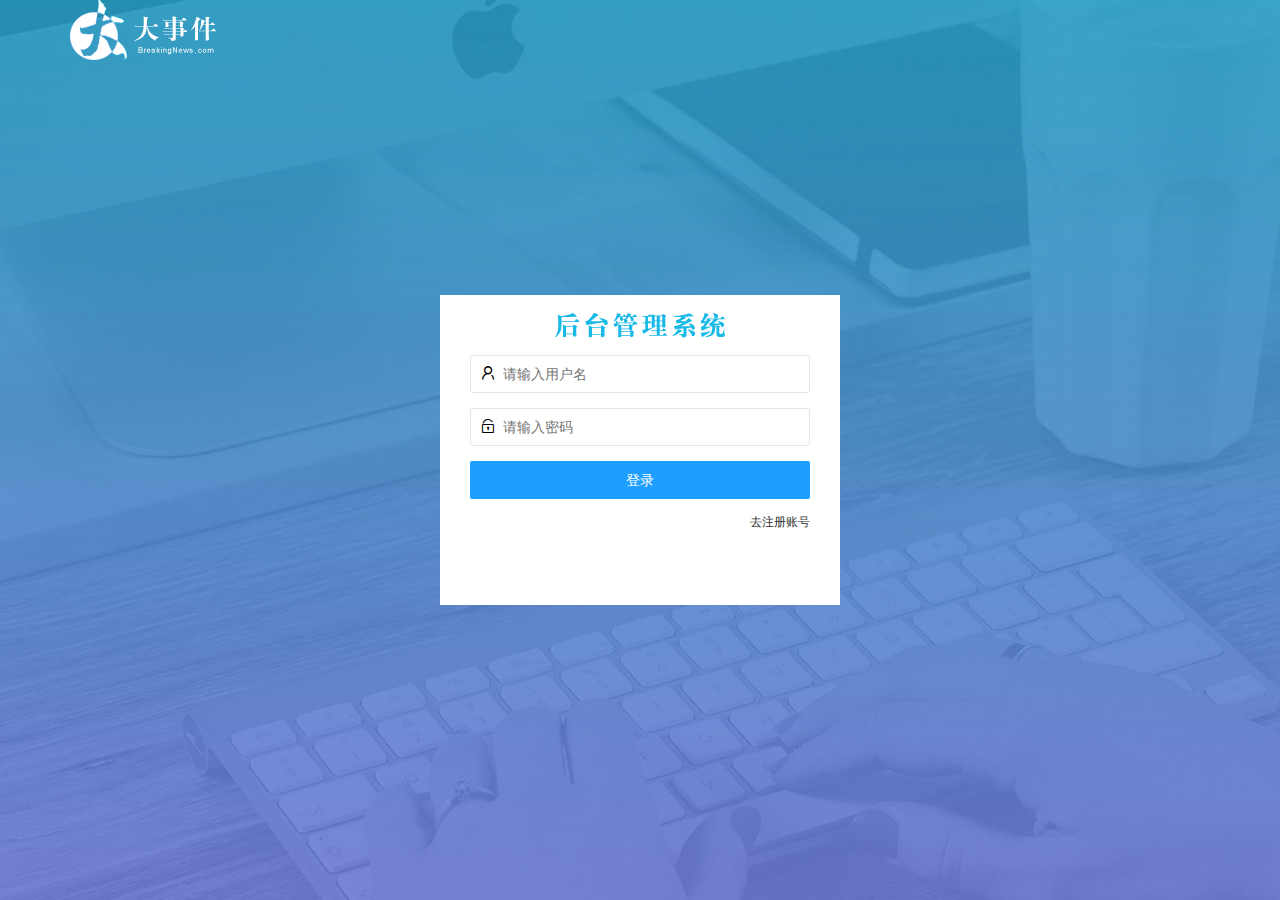
<file: login.html>
<!DOCTYPE html>
<html lang="en">
<head>
    <meta charset="UTF-8">
    <meta http-equiv="X-UA-Compatible" content="IE=edge">
    <meta name="viewport" content="width=device-width, initial-scale=1.0">
    <title>大事件-登录/注册</title>
    <!-- 导入layui样式 -->
    <link rel="stylesheet" href="./assets/lib/layui/css/layui.css">
    <!-- 导入自己的样式 -->
    <link rel="stylesheet" href="./assets/css/login.css">
</head>
<body>
    <!-- 头部logo区域 -->
    <div class="layui-main">
        <img src="./assets/images/logo.png" alt="">
    </div>

    <!-- 登录注册区域 -->
    <div class="loginAndRegBox">
        <div class="tittle-box" ></div>

        <!-- 登录的div -->
        <div class="login-box">
            <form class="layui-form" action="">
                <!-- 用户名 -->
                <div class="layui-form-item">
                    <i class="layui-icon layui-icon-username"></i>   
                    <input type="text" name="username" required  lay-verify="required" placeholder="请输入用户名" autocomplete="off" class="layui-input">
                </div>
                <!-- 密码 -->
                <div class="layui-form-item">
                    <i class="layui-icon layui-icon-password"></i>   
                    <input type="password" name="password" required  lay-verify="required|pwd" placeholder="请输入密码" autocomplete="off" class="layui-input">
                </div>
                <!-- 登录按钮 -->
                <div class="layui-form-item">
                    <button class="layui-btn layui-btn-fluid layui-btn layui-btn-normal" lay-submit>登录</button>
                </div>

                <div class="layui-form-item links">
                    <a href="javascript:;" id="link_reg">去注册账号</a>
                </div>
            </form>
        </div>

        <!-- 注册的div -->
        <div class="reg-box">
            <!-- 注册的表单 -->
                <form class="layui-form" action="">
                    <!-- 用户名 -->
                    <div class="layui-form-item">
                        <i class="layui-icon layui-icon-username"></i>   
                        <input type="text" name="username" required  lay-verify="required" placeholder="请输入用户名" autocomplete="off" class="layui-input">
                    </div>
                    <!-- 密码 -->
                    <div class="layui-form-item">
                        <i class="layui-icon layui-icon-password"></i>   
                        <input type="password" name="password" required  lay-verify="required|pwd" placeholder="请输入密码" autocomplete="off" class="layui-input">
                    </div>
                    <!-- 确认密码框 -->
                    <div class="layui-form-item">
                        <i class="layui-icon layui-icon-password"></i>   
                        <input type="password" name="repassword" required  lay-verify="required|repwd" placeholder="再次确认密码" autocomplete="off" class="layui-input">
                    </div>
                    <!-- 登录按钮 -->
                    <div class="layui-form-item">
                        <button class="layui-btn layui-btn-fluid layui-btn layui-btn-normal" lay-submit>注册</button>
                    </div>
    
                    <div class="layui-form-item links">
                        <a href="javascript:;" id="link_login">去登录</a>
                    </div>
                </form>
        </div>
    </div> 

    <script src="./assets/lib/layui/layui.all.js"></script>
    <script src="./assets/lib/jquery.js"></script>
    <script src="./assets/js/baseAPI.js"></script>
    <script src="./assets/js/login.js"></script>
</body>
</html>
</file>
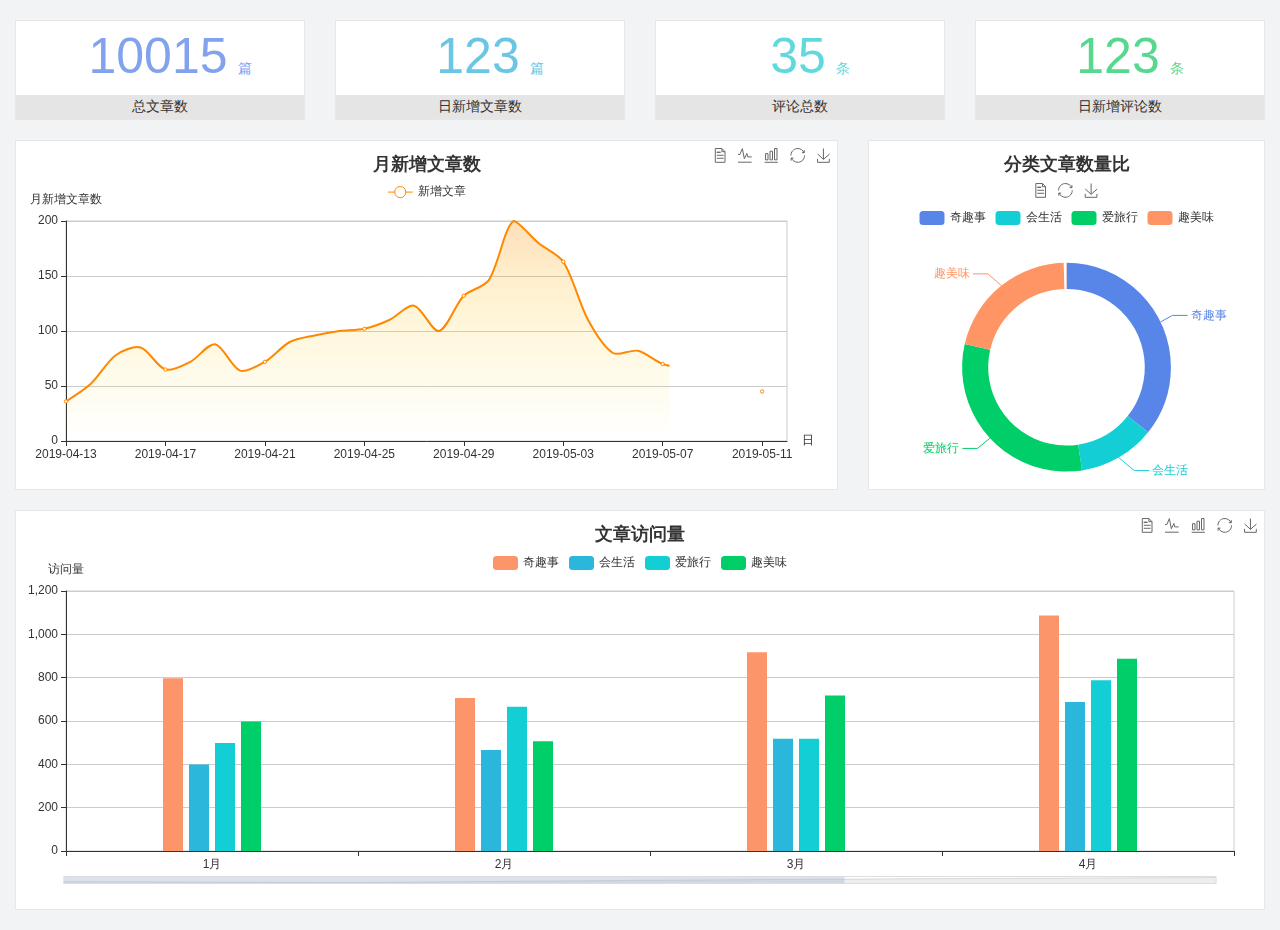
<file: home/dashboard.html>
<!DOCTYPE html>
<html lang="en">

<head>
  <meta charset="UTF-8">
  <meta name="viewport" content="width=device-width, initial-scale=1.0">
  <meta http-equiv="X-UA-Compatible" content="ie=edge">
  <title>图表统计</title>
  <link rel="stylesheet" href="../assets/lib/bootstrap.css" />
  <link rel="stylesheet" href="../assets/lib/main.css" />
  <script src="../assets/lib/jquery.js"></script>
  <script type="text/javascript" src="../assets/lib/echarts.min.js"></script>
</head>

<body>
  <div class="container-fluid">
    <div class="row spannel_list">
      <div class="col-sm-3 col-xs-6">
        <div class="spannel">
          <em>10015</em><span>篇</span>
          <b>总文章数</b>
        </div>
      </div>
      <div class="col-sm-3 col-xs-6">
        <div class="spannel scolor01">
          <em>123</em><span>篇</span>
          <b>日新增文章数</b>
        </div>
      </div>
      <div class="col-sm-3 col-xs-6">
        <div class="spannel scolor02">
          <em>35</em><span>条</span>
          <b>评论总数</b>
        </div>
      </div>
      <div class="col-sm-3 col-xs-6">
        <div class="spannel scolor03">
          <em>123</em><span>条</span>
          <b>日新增评论数</b>
        </div>
      </div>
    </div>
  </div>

  <div class="container-fluid">
    <div class="row curve-pie">
      <div class="col-lg-8 col-md-8">
        <div class="gragh_pannel" id="curve_show"></div>
      </div>
      <div class="col-lg-4 col-md-4">
        <div class="gragh_pannel" id="pie_show"></div>
      </div>
    </div>
  </div>

  <div class="container-fluid">
    <div class="column_pannel" id="column_show"></div>
  </div>

  <script>
    var oChart = echarts.init(document.getElementById('curve_show'));
    var aList_all = [
      { 'count': 36, 'date': '2019-04-13' },
      { 'count': 52, 'date': '2019-04-14' },
      { 'count': 78, 'date': '2019-04-15' },
      { 'count': 85, 'date': '2019-04-16' },
      { 'count': 65, 'date': '2019-04-17' },
      { 'count': 72, 'date': '2019-04-18' },
      { 'count': 88, 'date': '2019-04-19' },
      { 'count': 64, 'date': '2019-04-20' },
      { 'count': 72, 'date': '2019-04-21' },
      { 'count': 90, 'date': '2019-04-22' },
      { 'count': 96, 'date': '2019-04-23' },
      { 'count': 100, 'date': '2019-04-24' },
      { 'count': 102, 'date': '2019-04-25' },
      { 'count': 110, 'date': '2019-04-26' },
      { 'count': 123, 'date': '2019-04-27' },
      { 'count': 100, 'date': '2019-04-28' },
      { 'count': 132, 'date': '2019-04-29' },
      { 'count': 146, 'date': '2019-04-30' },
      { 'count': 200, 'date': '2019-05-01' },
      { 'count': 180, 'date': '2019-05-02' },
      { 'count': 163, 'date': '2019-05-03' },
      { 'count': 110, 'date': '2019-05-04' },
      { 'count': 80, 'date': '2019-05-05' },
      { 'count': 82, 'date': '2019-05-06' },
      { 'count': 70, 'date': '2019-05-07' },
      { 'count': 65, 'date': '2019-05-08' },
      { 'count': 54, 'date': '2019-05-09' },
      { 'count': 40, 'date': '2019-05-10' },
      { 'count': 45, 'date': '2019-05-11' },
      { 'count': 38, 'date': '2019-05-12' },
    ];

    let aCount = [];
    let aDate = [];

    for (var i = 0; i < aList_all.length; i++) {
      aCount.push(aList_all[i].count);
      aDate.push(aList_all[i].date);
    }

    var chartopt = {
      title: {
        text: '月新增文章数',
        left: 'center',
        top: '10'
      },
      tooltip: {
        trigger: 'axis'
      },
      legend: {
        data: ['新增文章'],
        top: '40'
      },
      toolbox: {
        show: true,
        feature: {
          mark: { show: true },
          dataView: { show: true, readOnly: false },
          magicType: { show: true, type: ['line', 'bar'] },
          restore: { show: true },
          saveAsImage: { show: true }
        }
      },
      calculable: true,
      xAxis: [
        {
          name: '日',
          type: 'category',
          boundaryGap: false,
          data: aDate
        }
      ],
      yAxis: [
        {
          name: '月新增文章数',
          type: 'value'
        }
      ],
      series: [
        {
          name: '新增文章',
          type: 'line',
          smooth: true,
          itemStyle: { normal: { areaStyle: { type: 'default' }, color: '#f80' }, lineStyle: { color: '#f80' } },
          data: aCount
        }],
      areaStyle: {
        normal: {
          color: new echarts.graphic.LinearGradient(0, 0, 0, 1, [{
            offset: 0,
            color: 'rgba(255,136,0,0.39)'
          }, {
            offset: .34,
            color: 'rgba(255,180,0,0.25)'
          }, {
            offset: 1,
            color: 'rgba(255,222,0,0.00)'
          }])

        }
      },
      grid: {
        show: true,
        x: 50,
        x2: 50,
        y: 80,
        height: 220
      }
    };

    oChart.setOption(chartopt);


    var oPie = echarts.init(document.getElementById('pie_show'));
    var oPieopt =
    {
      title: {
        top: 10,
        text: '分类文章数量比',
        x: 'center'
      },
      tooltip: {
        trigger: 'item',
        formatter: "{a} <br/>{b} : {c} ({d}%)"
      },
      color: ['#5885e8', '#13cfd5', '#00ce68', '#ff9565'],
      legend: {
        x: 'center',
        top: 65,
        data: ['奇趣事', '会生活', '爱旅行', '趣美味']
      },
      toolbox: {
        show: true,
        x: 'center',
        top: 35,
        feature: {
          mark: { show: true },
          dataView: { show: true, readOnly: false },
          magicType: {
            show: true,
            type: ['pie', 'funnel'],
            option: {
              funnel: {
                x: '25%',
                width: '50%',
                funnelAlign: 'left',
                max: 1548
              }
            }
          },
          restore: { show: true },
          saveAsImage: { show: true }
        }
      },
      calculable: true,
      series: [
        {
          name: '访问来源',
          type: 'pie',
          radius: ['45%', '60%'],
          center: ['50%', '65%'],
          data: [
            { value: 300, name: '奇趣事' },
            { value: 100, name: '会生活' },
            { value: 260, name: '爱旅行' },
            { value: 180, name: '趣美味' }
          ]
        }
      ]
    };
    oPie.setOption(oPieopt);



    var oColumn = this.echarts.init(document.getElementById('column_show'));
    var oColumnopt =
    {
      title: {
        text: '文章访问量',
        left: 'center',
        top: '10'
      },
      tooltip: {
        trigger: 'axis'
      },
      legend: {
        data: ['奇趣事', '会生活', '爱旅行', '趣美味'],
        top: '40'
      },
      toolbox: {
        show: true,
        feature: {
          mark: { show: true },
          dataView: { show: true, readOnly: false },
          magicType: { show: true, type: ['line', 'bar'] },
          restore: { show: true },
          saveAsImage: { show: true }
        }
      },
      calculable: true,
      xAxis: [
        {
          type: 'category',
          data: ['1月', '2月', '3月', '4月', '5月']
        }
      ],
      yAxis: [
        {
          name: '访问量',
          type: 'value'
        }
      ],
      series: [
        {
          name: '奇趣事',
          type: 'bar',
          barWidth: 20,
          itemStyle: {
            normal: { areaStyle: { type: 'default' }, color: '#fd956a' }
          },
          data: [800, 708, 920, 1090, 1200]
        },
        {
          name: '会生活',
          type: 'bar',
          barWidth: 20,
          itemStyle: {
            normal: { areaStyle: { type: 'default' }, color: '#2bb6db' }
          },
          data: [400, 468, 520, 690, 800]
        },
        {
          name: '爱旅行',
          type: 'bar',
          barWidth: 20,
          itemStyle: {
            normal: { areaStyle: { type: 'default' }, color: '#13cfd5' }
          },
          data: [500, 668, 520, 790, 900]
        },
        {
          name: '趣美味',
          type: 'bar',
          barWidth: 20,
          itemStyle: {
            normal: { areaStyle: { type: 'default' }, color: '#00ce68' }
          },
          data: [600, 508, 720, 890, 1000]
        }
      ],
      grid: {
        show: true,
        x: 50,
        x2: 30,
        y: 80,
        height: 260
      },
      dataZoom: [//给x轴设置滚动条
        {
          start: 0,//默认为0
          end: 100 - 1000 / 31,//默认为100
          type: 'slider',
          show: true,
          xAxisIndex: [0],
          handleSize: 0,//滑动条的 左右2个滑动条的大小
          height: 8,//组件高度
          left: 45, //左边的距离
          right: 50,//右边的距离
          bottom: 26,//右边的距离
          handleColor: '#ddd',//h滑动图标的颜色
          handleStyle: {
            borderColor: "#cacaca",
            borderWidth: "1",
            shadowBlur: 2,
            background: "#ddd",
            shadowColor: "#ddd",
          }
        }]
    };
    oColumn.setOption(oColumnopt);
  </script>
</body>

</html>
</file>
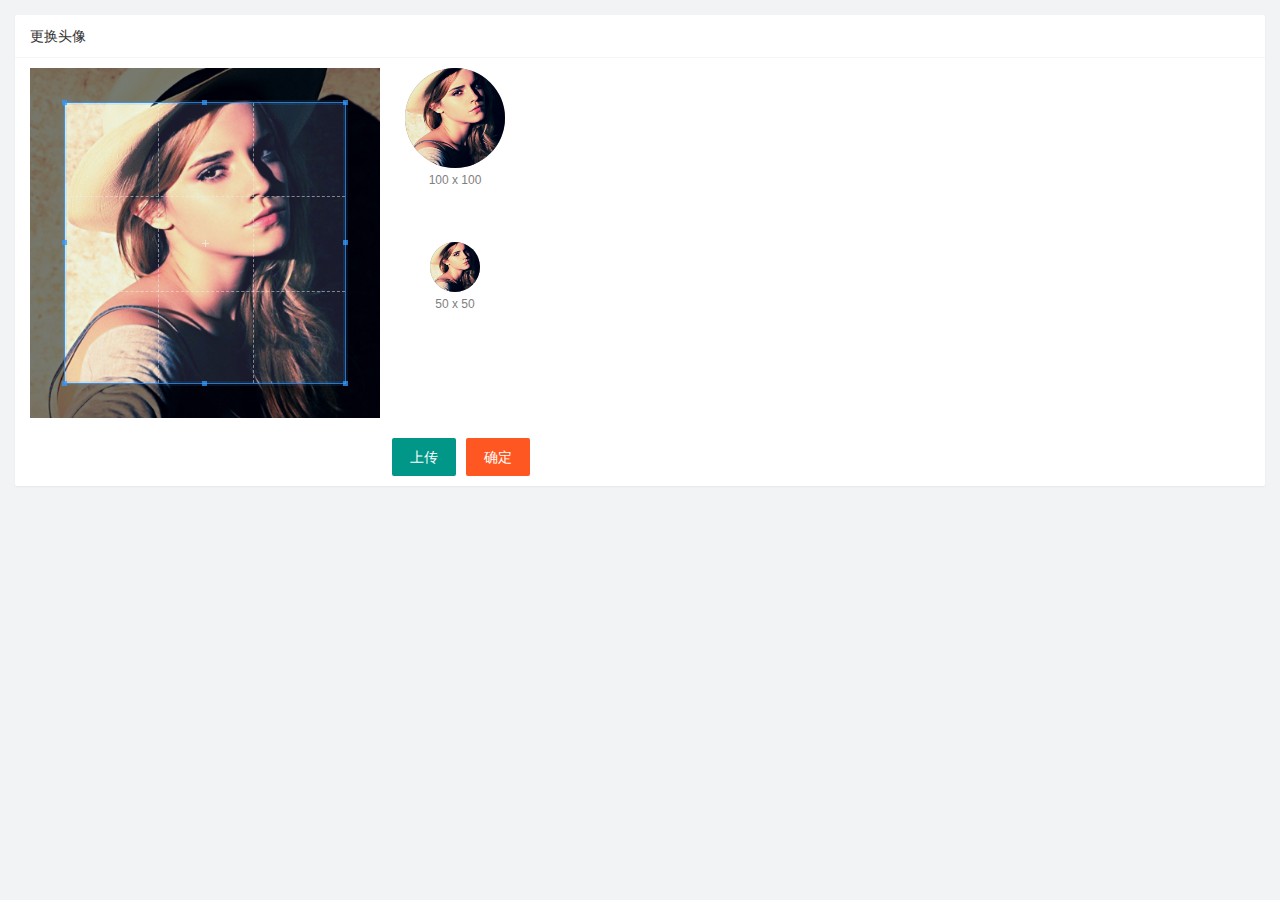
<file: user/user_avatar.html>
<!DOCTYPE html>
<html lang="en">
<head>
    <meta charset="UTF-8">
    <meta http-equiv="X-UA-Compatible" content="IE=edge">
    <meta name="viewport" content="width=device-width, initial-scale=1.0">
    <title>Document</title>
    <link rel="stylesheet" href="../assets/lib/layui/css/layui.css">
    <link rel="stylesheet" href="../assets/lib/cropper/cropper.css" />
    <link rel="stylesheet" href="../assets/css/user/user_avatat.css">
</head>
<body>
    <div class="layui-card">
        <div class="layui-card-header">更换头像</div>
        <div class="layui-card-body">
                    <!-- 第一行的图片裁剪和预览区域 -->
            <div class="row1">
                <!-- 图片裁剪区域 -->
                <div class="cropper-box">
                <!-- 这个 img 标签很重要，将来会把它初始化为裁剪区域 -->
                <img id="image" src="../assets/images/sample.jpg" />
                </div>
                <!-- 图片的预览区域 -->
                <div class="preview-box">
                <div>
                    <!-- 宽高为 100px 的预览区域 -->
                    <div class="img-preview w100"></div>
                    <p class="size">100 x 100</p>
                </div>
                <div>
                    <!-- 宽高为 50px 的预览区域 -->
                    <div class="img-preview w50"></div>
                    <p class="size">50 x 50</p>
                </div>
                </div>
            </div>

            <!-- 第二行的按钮区域 -->
            <div class="row2">
                <input type="file"id="file" accept="image/jpeg,image/png">
                <button type="button" class="layui-btn" id="btnChooseImage">上传</button>
                <button type="button" class="layui-btn layui-btn-danger" id="btnUpload">确定</button>
            </div>
        </div>
      </div>

    <script src="../assets/lib/layui/layui.all.js"></script>
    <script src="../assets/lib/jquery.js"></script>
    <script src="../assets/lib/cropper/Cropper.js"></script>
    <script src="../assets/lib/cropper/jquery-cropper.js"></script>
    <script src="../assets/js/baseAPI.js"></script>
    <script src="../assets/js/user/user_avatar.js"></script>
</body>
</html>
</file>
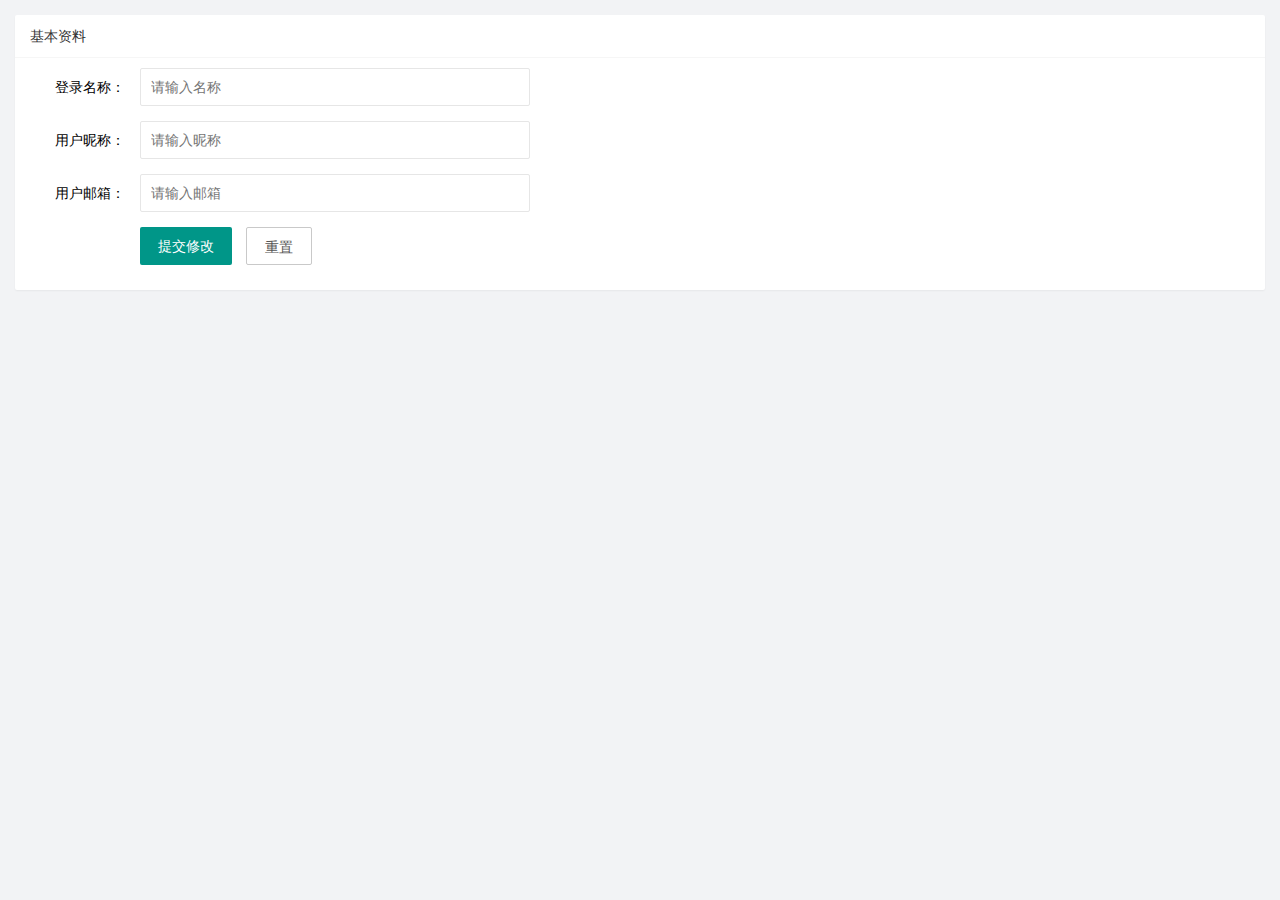
<file: user/user_info.html>
<!DOCTYPE html>
<html lang="en">
<head>
    <meta charset="UTF-8">
    <meta http-equiv="X-UA-Compatible" content="IE=edge">
    <meta name="viewport" content="width=device-width, initial-scale=1.0">
    <title>Document</title>
    <link rel="stylesheet" href="../assets/lib/layui/css/layui.css">
    <link rel="stylesheet" href="../assets/css/user/user_info.css">
</head>
<body>
    <!-- 个人信息 -->
    <div class="layui-card">
        <div class="layui-card-header">基本资料</div>
        <div class="layui-card-body">
         <!-- form表单 -->
            <form class="layui-form" lay-filter="formUserInfo">
               
                <!-- 这是隐藏域 -->
                <input type="hidden" name="id" value="">
                <!-- 这是隐藏域 -->
                
                <div class="layui-form-item">
                <label class="layui-form-label">登录名称：</label>
                    <div class="layui-input-block">
                        <input type="text" name="username" required  lay-verify="required" placeholder="请输入名称" autocomplete="off" class="layui-input">
                    </div>
                </div>
                <div class="layui-form-item">
                    <label class="layui-form-label">用户昵称：</label>
                        <div class="layui-input-block">
                            <input type="text" name="nickname" required  lay-verify="required|nickname" placeholder="请输入昵称" autocomplete="off" class="layui-input">
                        </div>
                    </div>
                    <div class="layui-form-item">
                        <label class="layui-form-label">用户邮箱：</label>
                            <div class="layui-input-block">
                                <input type="text" name="email" required  lay-verify="required|email" placeholder="请输入邮箱" autocomplete="off" class="layui-input">
                            </div>
                        </div>
                    <div class="layui-form-item">
                        <div class="layui-input-block">
                            <button class="layui-btn" lay-submit lay-filter="formDemo">提交修改</button>
                            <button type="reset" class="layui-btn layui-btn-primary" id="btnReset">重置</button>
                        </div>
                    </div>
            </form>
        </div>
      </div>


      <script src="../assets/lib/layui/layui.all.js"></script>
      <script src="../assets/lib/jquery.js"></script>
      <script src="../assets/js/baseAPI.js"></script>
      <script src="../assets/js/user/user_info.js"></script>
</body>
</html>
</file>
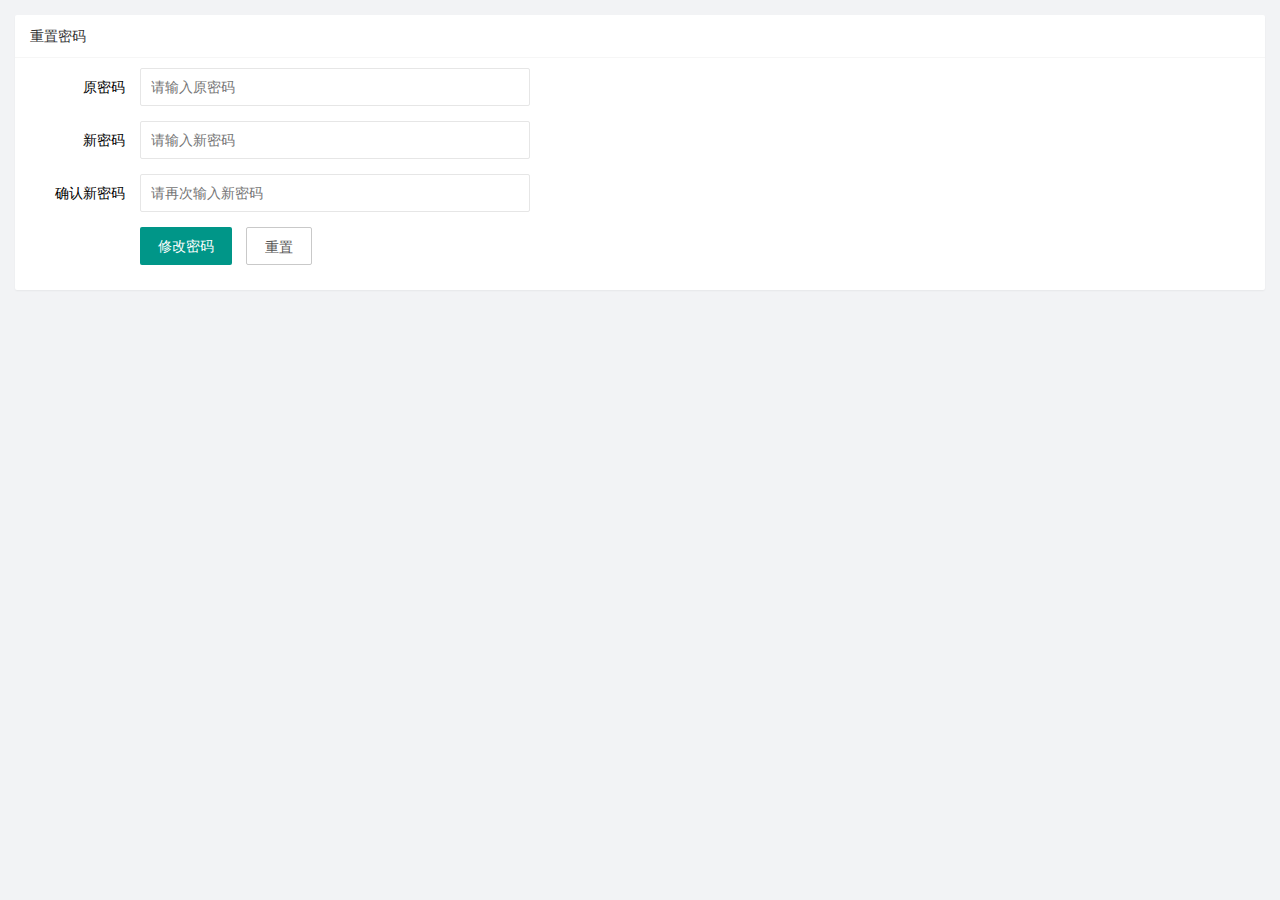
<file: user/user_pwd.html>
<!DOCTYPE html>
<html lang="en">
<head>
    <meta charset="UTF-8">
    <meta http-equiv="X-UA-Compatible" content="IE=edge">
    <meta name="viewport" content="width=device-width, initial-scale=1.0">
    <title>Documont</title>
    <link rel="stylesheet" href="../assets/lib/layui/css/layui.css">
    <link rel="stylesheet" href="../assets/css/user/user_pwd.css">
</head>
<body>
    <div class="layui-card">
        <div class="layui-card-header">重置密码</div>
        <div class="layui-card-body">
            <form class="layui-form" action="">
                <div class="layui-form-item">
                  <label class="layui-form-label">原密码</label>
                  <div class="layui-input-block">
                    <input type="password" name="oldPwd" required  lay-verify="required|pwd" placeholder="请输入原密码" autocomplete="off" class="layui-input">
                  </div>
                </div>

                <div class="layui-form-item">
                    <label class="layui-form-label">新密码</label>
                    <div class="layui-input-block">
                      <input type="password" name="newPwd" required  lay-verify="required|pwd|samePwd" placeholder="请输入新密码" autocomplete="off" class="layui-input">
                    </div>
                  </div>

                  <div class="layui-form-item">
                    <label class="layui-form-label">确认新密码</label>
                    <div class="layui-input-block">
                      <input type="password" name="rePwd" required  lay-verify="required|pwd|rePwd" placeholder="请再次输入新密码" autocomplete="off" class="layui-input">
                    </div>
                  </div>

                  <div class="layui-form-item">
                    <div class="layui-input-block">
                      <button class="layui-btn" lay-submit lay-filter="formDemo">修改密码</button>
                      <button type="reset" class="layui-btn layui-btn-primary">重置</button>
                    </div>
                </div>
            </form>
        </div>
      </div>




    <script src="../assets/lib/layui/layui.all.js"></script>
    <script src="../assets/lib/jquery.js"></script>
    <script src="../assets/js/baseAPI.js"></script>
    <script src="../assets/js/user/user_pwd.js"></script>
</body>
</html>
</file>
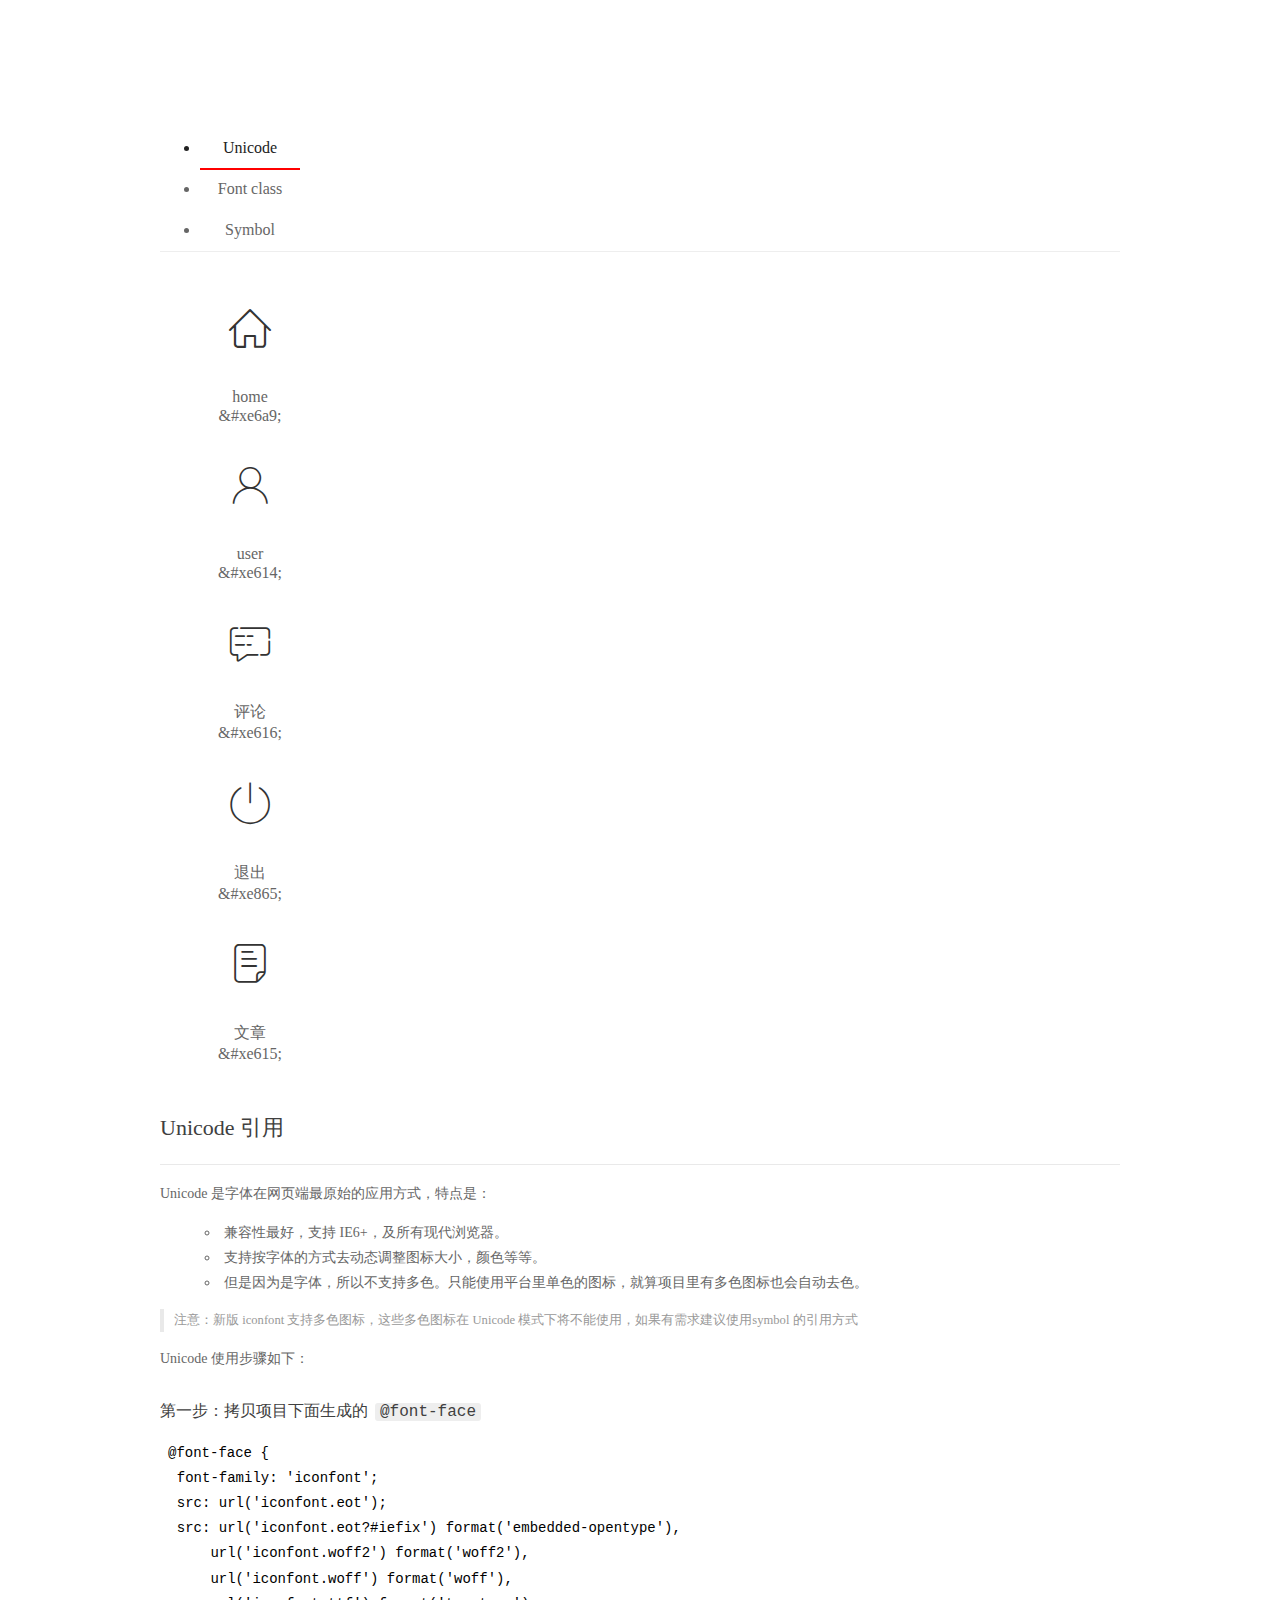
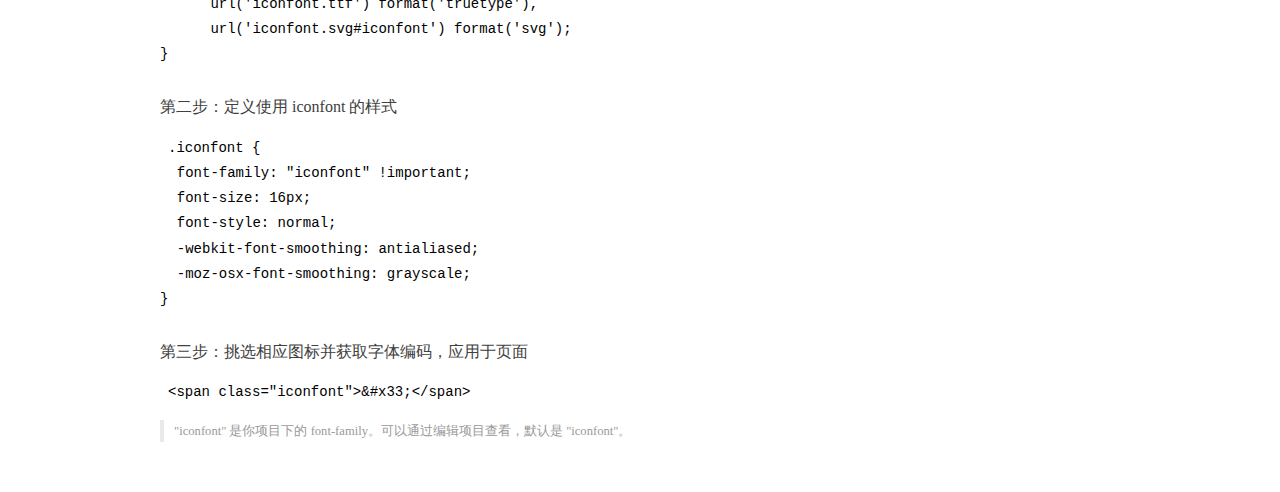
<file: assets/fonts/demo_index.html>
<!DOCTYPE html>
<html>
<head>
  <meta charset="utf-8"/>
  <title>IconFont Demo</title>
  <link rel="shortcut icon" href="https://gtms04.alicdn.com/tps/i4/TB1_oz6GVXXXXaFXpXXJDFnIXXX-64-64.ico" type="image/x-icon"/>
  <link rel="stylesheet" href="https://g.alicdn.com/thx/cube/1.3.2/cube.min.css">
  <link rel="stylesheet" href="demo.css">
  <link rel="stylesheet" href="iconfont.css">
  <script src="iconfont.js"></script>
  <!-- jQuery -->
  <script src="https://a1.alicdn.com/oss/uploads/2018/12/26/7bfddb60-08e8-11e9-9b04-53e73bb6408b.js"></script>
  <!-- 代码高亮 -->
  <script src="https://a1.alicdn.com/oss/uploads/2018/12/26/a3f714d0-08e6-11e9-8a15-ebf944d7534c.js"></script>
</head>
<body>
  <div class="main">
    <h1 class="logo"><a href="https://www.iconfont.cn/" title="iconfont 首页" target="_blank">&#xe86b;</a></h1>
    <div class="nav-tabs">
      <ul id="tabs" class="dib-box">
        <li class="dib active"><span>Unicode</span></li>
        <li class="dib"><span>Font class</span></li>
        <li class="dib"><span>Symbol</span></li>
      </ul>
      
    </div>
    <div class="tab-container">
      <div class="content unicode" style="display: block;">
          <ul class="icon_lists dib-box">
          
            <li class="dib">
              <span class="icon iconfont">&#xe6a9;</span>
                <div class="name">home</div>
                <div class="code-name">&amp;#xe6a9;</div>
              </li>
          
            <li class="dib">
              <span class="icon iconfont">&#xe614;</span>
                <div class="name">user</div>
                <div class="code-name">&amp;#xe614;</div>
              </li>
          
            <li class="dib">
              <span class="icon iconfont">&#xe616;</span>
                <div class="name">评论</div>
                <div class="code-name">&amp;#xe616;</div>
              </li>
          
            <li class="dib">
              <span class="icon iconfont">&#xe865;</span>
                <div class="name">退出</div>
                <div class="code-name">&amp;#xe865;</div>
              </li>
          
            <li class="dib">
              <span class="icon iconfont">&#xe615;</span>
                <div class="name">文章</div>
                <div class="code-name">&amp;#xe615;</div>
              </li>
          
          </ul>
          <div class="article markdown">
          <h2 id="unicode-">Unicode 引用</h2>
          <hr>

          <p>Unicode 是字体在网页端最原始的应用方式，特点是：</p>
          <ul>
            <li>兼容性最好，支持 IE6+，及所有现代浏览器。</li>
            <li>支持按字体的方式去动态调整图标大小，颜色等等。</li>
            <li>但是因为是字体，所以不支持多色。只能使用平台里单色的图标，就算项目里有多色图标也会自动去色。</li>
          </ul>
          <blockquote>
            <p>注意：新版 iconfont 支持多色图标，这些多色图标在 Unicode 模式下将不能使用，如果有需求建议使用symbol 的引用方式</p>
          </blockquote>
          <p>Unicode 使用步骤如下：</p>
          <h3 id="-font-face">第一步：拷贝项目下面生成的 <code>@font-face</code></h3>
<pre><code class="language-css"
>@font-face {
  font-family: 'iconfont';
  src: url('iconfont.eot');
  src: url('iconfont.eot?#iefix') format('embedded-opentype'),
      url('iconfont.woff2') format('woff2'),
      url('iconfont.woff') format('woff'),
      url('iconfont.ttf') format('truetype'),
      url('iconfont.svg#iconfont') format('svg');
}
</code></pre>
          <h3 id="-iconfont-">第二步：定义使用 iconfont 的样式</h3>
<pre><code class="language-css"
>.iconfont {
  font-family: "iconfont" !important;
  font-size: 16px;
  font-style: normal;
  -webkit-font-smoothing: antialiased;
  -moz-osx-font-smoothing: grayscale;
}
</code></pre>
          <h3 id="-">第三步：挑选相应图标并获取字体编码，应用于页面</h3>
<pre>
<code class="language-html"
>&lt;span class="iconfont"&gt;&amp;#x33;&lt;/span&gt;
</code></pre>
          <blockquote>
            <p>"iconfont" 是你项目下的 font-family。可以通过编辑项目查看，默认是 "iconfont"。</p>
          </blockquote>
          </div>
      </div>
      <div class="content font-class">
        <ul class="icon_lists dib-box">
          
          <li class="dib">
            <span class="icon iconfont icon-home"></span>
            <div class="name">
              home
            </div>
            <div class="code-name">.icon-home
            </div>
          </li>
          
          <li class="dib">
            <span class="icon iconfont icon-user"></span>
            <div class="name">
              user
            </div>
            <div class="code-name">.icon-user
            </div>
          </li>
          
          <li class="dib">
            <span class="icon iconfont icon-pinglun"></span>
            <div class="name">
              评论
            </div>
            <div class="code-name">.icon-pinglun
            </div>
          </li>
          
          <li class="dib">
            <span class="icon iconfont icon-tuichu"></span>
            <div class="name">
              退出
            </div>
            <div class="code-name">.icon-tuichu
            </div>
          </li>
          
          <li class="dib">
            <span class="icon iconfont icon-16"></span>
            <div class="name">
              文章
            </div>
            <div class="code-name">.icon-16
            </div>
          </li>
          
        </ul>
        <div class="article markdown">
        <h2 id="font-class-">font-class 引用</h2>
        <hr>

        <p>font-class 是 Unicode 使用方式的一种变种，主要是解决 Unicode 书写不直观，语意不明确的问题。</p>
        <p>与 Unicode 使用方式相比，具有如下特点：</p>
        <ul>
          <li>兼容性良好，支持 IE8+，及所有现代浏览器。</li>
          <li>相比于 Unicode 语意明确，书写更直观。可以很容易分辨这个 icon 是什么。</li>
          <li>因为使用 class 来定义图标，所以当要替换图标时，只需要修改 class 里面的 Unicode 引用。</li>
          <li>不过因为本质上还是使用的字体，所以多色图标还是不支持的。</li>
        </ul>
        <p>使用步骤如下：</p>
        <h3 id="-fontclass-">第一步：引入项目下面生成的 fontclass 代码：</h3>
<pre><code class="language-html">&lt;link rel="stylesheet" href="./iconfont.css"&gt;
</code></pre>
        <h3 id="-">第二步：挑选相应图标并获取类名，应用于页面：</h3>
<pre><code class="language-html">&lt;span class="iconfont icon-xxx"&gt;&lt;/span&gt;
</code></pre>
        <blockquote>
          <p>"
            iconfont" 是你项目下的 font-family。可以通过编辑项目查看，默认是 "iconfont"。</p>
        </blockquote>
      </div>
      </div>
      <div class="content symbol">
          <ul class="icon_lists dib-box">
          
            <li class="dib">
                <svg class="icon svg-icon" aria-hidden="true">
                  <use xlink:href="#icon-home"></use>
                </svg>
                <div class="name">home</div>
                <div class="code-name">#icon-home</div>
            </li>
          
            <li class="dib">
                <svg class="icon svg-icon" aria-hidden="true">
                  <use xlink:href="#icon-user"></use>
                </svg>
                <div class="name">user</div>
                <div class="code-name">#icon-user</div>
            </li>
          
            <li class="dib">
                <svg class="icon svg-icon" aria-hidden="true">
                  <use xlink:href="#icon-pinglun"></use>
                </svg>
                <div class="name">评论</div>
                <div class="code-name">#icon-pinglun</div>
            </li>
          
            <li class="dib">
                <svg class="icon svg-icon" aria-hidden="true">
                  <use xlink:href="#icon-tuichu"></use>
                </svg>
                <div class="name">退出</div>
                <div class="code-name">#icon-tuichu</div>
            </li>
          
            <li class="dib">
                <svg class="icon svg-icon" aria-hidden="true">
                  <use xlink:href="#icon-16"></use>
                </svg>
                <div class="name">文章</div>
                <div class="code-name">#icon-16</div>
            </li>
          
          </ul>
          <div class="article markdown">
          <h2 id="symbol-">Symbol 引用</h2>
          <hr>

          <p>这是一种全新的使用方式，应该说这才是未来的主流，也是平台目前推荐的用法。相关介绍可以参考这篇<a href="">文章</a>
            这种用法其实是做了一个 SVG 的集合，与另外两种相比具有如下特点：</p>
          <ul>
            <li>支持多色图标了，不再受单色限制。</li>
            <li>通过一些技巧，支持像字体那样，通过 <code>font-size</code>, <code>color</code> 来调整样式。</li>
            <li>兼容性较差，支持 IE9+，及现代浏览器。</li>
            <li>浏览器渲染 SVG 的性能一般，还不如 png。</li>
          </ul>
          <p>使用步骤如下：</p>
          <h3 id="-symbol-">第一步：引入项目下面生成的 symbol 代码：</h3>
<pre><code class="language-html">&lt;script src="./iconfont.js"&gt;&lt;/script&gt;
</code></pre>
          <h3 id="-css-">第二步：加入通用 CSS 代码（引入一次就行）：</h3>
<pre><code class="language-html">&lt;style&gt;
.icon {
  width: 1em;
  height: 1em;
  vertical-align: -0.15em;
  fill: currentColor;
  overflow: hidden;
}
&lt;/style&gt;
</code></pre>
          <h3 id="-">第三步：挑选相应图标并获取类名，应用于页面：</h3>
<pre><code class="language-html">&lt;svg class="icon" aria-hidden="true"&gt;
  &lt;use xlink:href="#icon-xxx"&gt;&lt;/use&gt;
&lt;/svg&gt;
</code></pre>
          </div>
      </div>

    </div>
  </div>
  <script>
  $(document).ready(function () {
      $('.tab-container .content:first').show()

      $('#tabs li').click(function (e) {
        var tabContent = $('.tab-container .content')
        var index = $(this).index()

        if ($(this).hasClass('active')) {
          return
        } else {
          $('#tabs li').removeClass('active')
          $(this).addClass('active')

          tabContent.hide().eq(index).fadeIn()
        }
      })
    })
  </script>
</body>
</html>
</file>
<file: assets/lib/layui/css/layui.css>
/** layui-v2.5.5 MIT License By https://www.layui.com */
 .layui-inline,img{display:inline-block;vertical-align:middle}h1,h2,h3,h4,h5,h6{font-weight:400}.layui-edge,.layui-header,.layui-inline,.layui-main{position:relative}.layui-body,.layui-edge,.layui-elip{overflow:hidden}.layui-btn,.layui-edge,.layui-inline,img{vertical-align:middle}.layui-btn,.layui-disabled,.layui-icon,.layui-unselect{-moz-user-select:none;-webkit-user-select:none;-ms-user-select:none}.layui-elip,.layui-form-checkbox span,.layui-form-pane .layui-form-label{text-overflow:ellipsis;white-space:nowrap}.layui-breadcrumb,.layui-tree-btnGroup{visibility:hidden}blockquote,body,button,dd,div,dl,dt,form,h1,h2,h3,h4,h5,h6,input,li,ol,p,pre,td,textarea,th,ul{margin:0;padding:0;-webkit-tap-highlight-color:rgba(0,0,0,0)}a:active,a:hover{outline:0}img{border:none}li{list-style:none}table{border-collapse:collapse;border-spacing:0}h4,h5,h6{font-size:100%}button,input,optgroup,option,select,textarea{font-family:inherit;font-size:inherit;font-style:inherit;font-weight:inherit;outline:0}pre{white-space:pre-wrap;white-space:-moz-pre-wrap;white-space:-pre-wrap;white-space:-o-pre-wrap;word-wrap:break-word}body{line-height:24px;font:14px Helvetica Neue,Helvetica,PingFang SC,Tahoma,Arial,sans-serif}hr{height:1px;margin:10px 0;border:0;clear:both}a{color:#333;text-decoration:none}a:hover{color:#777}a cite{font-style:normal;*cursor:pointer}.layui-border-box,.layui-border-box *{box-sizing:border-box}.layui-box,.layui-box *{box-sizing:content-box}.layui-clear{clear:both;*zoom:1}.layui-clear:after{content:'\20';clear:both;*zoom:1;display:block;height:0}.layui-inline{*display:inline;*zoom:1}.layui-edge{display:inline-block;width:0;height:0;border-width:6px;border-style:dashed;border-color:transparent}.layui-edge-top{top:-4px;border-bottom-color:#999;border-bottom-style:solid}.layui-edge-right{border-left-color:#999;border-left-style:solid}.layui-edge-bottom{top:2px;border-top-color:#999;border-top-style:solid}.layui-edge-left{border-right-color:#999;border-right-style:solid}.layui-disabled,.layui-disabled:hover{color:#d2d2d2!important;cursor:not-allowed!important}.layui-circle{border-radius:100%}.layui-show{display:block!important}.layui-hide{display:none!important}@font-face{font-family:layui-icon;src:url(../font/iconfont.eot?v=250);src:url(../font/iconfont.eot?v=250#iefix) format('embedded-opentype'),url(../font/iconfont.woff2?v=250) format('woff2'),url(../font/iconfont.woff?v=250) format('woff'),url(../font/iconfont.ttf?v=250) format('truetype'),url(../font/iconfont.svg?v=250#layui-icon) format('svg')}.layui-icon{font-family:layui-icon!important;font-size:16px;font-style:normal;-webkit-font-smoothing:antialiased;-moz-osx-font-smoothing:grayscale}.layui-icon-reply-fill:before{content:"\e611"}.layui-icon-set-fill:before{content:"\e614"}.layui-icon-menu-fill:before{content:"\e60f"}.layui-icon-search:before{content:"\e615"}.layui-icon-share:before{content:"\e641"}.layui-icon-set-sm:before{content:"\e620"}.layui-icon-engine:before{content:"\e628"}.layui-icon-close:before{content:"\1006"}.layui-icon-close-fill:before{content:"\1007"}.layui-icon-chart-screen:before{content:"\e629"}.layui-icon-star:before{content:"\e600"}.layui-icon-circle-dot:before{content:"\e617"}.layui-icon-chat:before{content:"\e606"}.layui-icon-release:before{content:"\e609"}.layui-icon-list:before{content:"\e60a"}.layui-icon-chart:before{content:"\e62c"}.layui-icon-ok-circle:before{content:"\1005"}.layui-icon-layim-theme:before{content:"\e61b"}.layui-icon-table:before{content:"\e62d"}.layui-icon-right:before{content:"\e602"}.layui-icon-left:before{content:"\e603"}.layui-icon-cart-simple:before{content:"\e698"}.layui-icon-face-cry:before{content:"\e69c"}.layui-icon-face-smile:before{content:"\e6af"}.layui-icon-survey:before{content:"\e6b2"}.layui-icon-tree:before{content:"\e62e"}.layui-icon-upload-circle:before{content:"\e62f"}.layui-icon-add-circle:before{content:"\e61f"}.layui-icon-download-circle:before{content:"\e601"}.layui-icon-templeate-1:before{content:"\e630"}.layui-icon-util:before{content:"\e631"}.layui-icon-face-surprised:before{content:"\e664"}.layui-icon-edit:before{content:"\e642"}.layui-icon-speaker:before{content:"\e645"}.layui-icon-down:before{content:"\e61a"}.layui-icon-file:before{content:"\e621"}.layui-icon-layouts:before{content:"\e632"}.layui-icon-rate-half:before{content:"\e6c9"}.layui-icon-add-circle-fine:before{content:"\e608"}.layui-icon-prev-circle:before{content:"\e633"}.layui-icon-read:before{content:"\e705"}.layui-icon-404:before{content:"\e61c"}.layui-icon-carousel:before{content:"\e634"}.layui-icon-help:before{content:"\e607"}.layui-icon-code-circle:before{content:"\e635"}.layui-icon-water:before{content:"\e636"}.layui-icon-username:before{content:"\e66f"}.layui-icon-find-fill:before{content:"\e670"}.layui-icon-about:before{content:"\e60b"}.layui-icon-location:before{content:"\e715"}.layui-icon-up:before{content:"\e619"}.layui-icon-pause:before{content:"\e651"}.layui-icon-date:before{content:"\e637"}.layui-icon-layim-uploadfile:before{content:"\e61d"}.layui-icon-delete:before{content:"\e640"}.layui-icon-play:before{content:"\e652"}.layui-icon-top:before{content:"\e604"}.layui-icon-friends:before{content:"\e612"}.layui-icon-refresh-3:before{content:"\e9aa"}.layui-icon-ok:before{content:"\e605"}.layui-icon-layer:before{content:"\e638"}.layui-icon-face-smile-fine:before{content:"\e60c"}.layui-icon-dollar:before{content:"\e659"}.layui-icon-group:before{content:"\e613"}.layui-icon-layim-download:before{content:"\e61e"}.layui-icon-picture-fine:before{content:"\e60d"}.layui-icon-link:before{content:"\e64c"}.layui-icon-diamond:before{content:"\e735"}.layui-icon-log:before{content:"\e60e"}.layui-icon-rate-solid:before{content:"\e67a"}.layui-icon-fonts-del:before{content:"\e64f"}.layui-icon-unlink:before{content:"\e64d"}.layui-icon-fonts-clear:before{content:"\e639"}.layui-icon-triangle-r:before{content:"\e623"}.layui-icon-circle:before{content:"\e63f"}.layui-icon-radio:before{content:"\e643"}.layui-icon-align-center:before{content:"\e647"}.layui-icon-align-right:before{content:"\e648"}.layui-icon-align-left:before{content:"\e649"}.layui-icon-loading-1:before{content:"\e63e"}.layui-icon-return:before{content:"\e65c"}.layui-icon-fonts-strong:before{content:"\e62b"}.layui-icon-upload:before{content:"\e67c"}.layui-icon-dialogue:before{content:"\e63a"}.layui-icon-video:before{content:"\e6ed"}.layui-icon-headset:before{content:"\e6fc"}.layui-icon-cellphone-fine:before{content:"\e63b"}.layui-icon-add-1:before{content:"\e654"}.layui-icon-face-smile-b:before{content:"\e650"}.layui-icon-fonts-html:before{content:"\e64b"}.layui-icon-form:before{content:"\e63c"}.layui-icon-cart:before{content:"\e657"}.layui-icon-camera-fill:before{content:"\e65d"}.layui-icon-tabs:before{content:"\e62a"}.layui-icon-fonts-code:before{content:"\e64e"}.layui-icon-fire:before{content:"\e756"}.layui-icon-set:before{content:"\e716"}.layui-icon-fonts-u:before{content:"\e646"}.layui-icon-triangle-d:before{content:"\e625"}.layui-icon-tips:before{content:"\e702"}.layui-icon-picture:before{content:"\e64a"}.layui-icon-more-vertical:before{content:"\e671"}.layui-icon-flag:before{content:"\e66c"}.layui-icon-loading:before{content:"\e63d"}.layui-icon-fonts-i:before{content:"\e644"}.layui-icon-refresh-1:before{content:"\e666"}.layui-icon-rmb:before{content:"\e65e"}.layui-icon-home:before{content:"\e68e"}.layui-icon-user:before{content:"\e770"}.layui-icon-notice:before{content:"\e667"}.layui-icon-login-weibo:before{content:"\e675"}.layui-icon-voice:before{content:"\e688"}.layui-icon-upload-drag:before{content:"\e681"}.layui-icon-login-qq:before{content:"\e676"}.layui-icon-snowflake:before{content:"\e6b1"}.layui-icon-file-b:before{content:"\e655"}.layui-icon-template:before{content:"\e663"}.layui-icon-auz:before{content:"\e672"}.layui-icon-console:before{content:"\e665"}.layui-icon-app:before{content:"\e653"}.layui-icon-prev:before{content:"\e65a"}.layui-icon-website:before{content:"\e7ae"}.layui-icon-next:before{content:"\e65b"}.layui-icon-component:before{content:"\e857"}.layui-icon-more:before{content:"\e65f"}.layui-icon-login-wechat:before{content:"\e677"}.layui-icon-shrink-right:before{content:"\e668"}.layui-icon-spread-left:before{content:"\e66b"}.layui-icon-camera:before{content:"\e660"}.layui-icon-note:before{content:"\e66e"}.layui-icon-refresh:before{content:"\e669"}.layui-icon-female:before{content:"\e661"}.layui-icon-male:before{content:"\e662"}.layui-icon-password:before{content:"\e673"}.layui-icon-senior:before{content:"\e674"}.layui-icon-theme:before{content:"\e66a"}.layui-icon-tread:before{content:"\e6c5"}.layui-icon-praise:before{content:"\e6c6"}.layui-icon-star-fill:before{content:"\e658"}.layui-icon-rate:before{content:"\e67b"}.layui-icon-template-1:before{content:"\e656"}.layui-icon-vercode:before{content:"\e679"}.layui-icon-cellphone:before{content:"\e678"}.layui-icon-screen-full:before{content:"\e622"}.layui-icon-screen-restore:before{content:"\e758"}.layui-icon-cols:before{content:"\e610"}.layui-icon-export:before{content:"\e67d"}.layui-icon-print:before{content:"\e66d"}.layui-icon-slider:before{content:"\e714"}.layui-icon-addition:before{content:"\e624"}.layui-icon-subtraction:before{content:"\e67e"}.layui-icon-service:before{content:"\e626"}.layui-icon-transfer:before{content:"\e691"}.layui-main{width:1140px;margin:0 auto}.layui-header{z-index:1000;height:60px}.layui-header a:hover{transition:all .5s;-webkit-transition:all .5s}.layui-side{position:fixed;left:0;top:0;bottom:0;z-index:999;width:200px;overflow-x:hidden}.layui-side-scroll{position:relative;width:220px;height:100%;overflow-x:hidden}.layui-body{position:absolute;left:200px;right:0;top:0;bottom:0;z-index:998;width:auto;overflow-y:auto;box-sizing:border-box}.layui-layout-body{overflow:hidden}.layui-layout-admin .layui-header{background-color:#23262E}.layui-layout-admin .layui-side{top:60px;width:200px;overflow-x:hidden}.layui-layout-admin .layui-body{position:fixed;top:60px;bottom:44px}.layui-layout-admin .layui-main{width:auto;margin:0 15px}.layui-layout-admin .layui-footer{position:fixed;left:200px;right:0;bottom:0;height:44px;line-height:44px;padding:0 15px;background-color:#eee}.layui-layout-admin .layui-logo{position:absolute;left:0;top:0;width:200px;height:100%;line-height:60px;text-align:center;color:#009688;font-size:16px}.layui-layout-admin .layui-header .layui-nav{background:0 0}.layui-layout-left{position:absolute!important;left:200px;top:0}.layui-layout-right{position:absolute!important;right:0;top:0}.layui-container{position:relative;margin:0 auto;padding:0 15px;box-sizing:border-box}.layui-fluid{position:relative;margin:0 auto;padding:0 15px}.layui-row:after,.layui-row:before{content:'';display:block;clear:both}.layui-col-lg1,.layui-col-lg10,.layui-col-lg11,.layui-col-lg12,.layui-col-lg2,.layui-col-lg3,.layui-col-lg4,.layui-col-lg5,.layui-col-lg6,.layui-col-lg7,.layui-col-lg8,.layui-col-lg9,.layui-col-md1,.layui-col-md10,.layui-col-md11,.layui-col-md12,.layui-col-md2,.layui-col-md3,.layui-col-md4,.layui-col-md5,.layui-col-md6,.layui-col-md7,.layui-col-md8,.layui-col-md9,.layui-col-sm1,.layui-col-sm10,.layui-col-sm11,.layui-col-sm12,.layui-col-sm2,.layui-col-sm3,.layui-col-sm4,.layui-col-sm5,.layui-col-sm6,.layui-col-sm7,.layui-col-sm8,.layui-col-sm9,.layui-col-xs1,.layui-col-xs10,.layui-col-xs11,.layui-col-xs12,.layui-col-xs2,.layui-col-xs3,.layui-col-xs4,.layui-col-xs5,.layui-col-xs6,.layui-col-xs7,.layui-col-xs8,.layui-col-xs9{position:relative;display:block;box-sizing:border-box}.layui-col-xs1,.layui-col-xs10,.layui-col-xs11,.layui-col-xs12,.layui-col-xs2,.layui-col-xs3,.layui-col-xs4,.layui-col-xs5,.layui-col-xs6,.layui-col-xs7,.layui-col-xs8,.layui-col-xs9{float:left}.layui-col-xs1{width:8.33333333%}.layui-col-xs2{width:16.66666667%}.layui-col-xs3{width:25%}.layui-col-xs4{width:33.33333333%}.layui-col-xs5{width:41.66666667%}.layui-col-xs6{width:50%}.layui-col-xs7{width:58.33333333%}.layui-col-xs8{width:66.66666667%}.layui-col-xs9{width:75%}.layui-col-xs10{width:83.33333333%}.layui-col-xs11{width:91.66666667%}.layui-col-xs12{width:100%}.layui-col-xs-offset1{margin-left:8.33333333%}.layui-col-xs-offset2{margin-left:16.66666667%}.layui-col-xs-offset3{margin-left:25%}.layui-col-xs-offset4{margin-left:33.33333333%}.layui-col-xs-offset5{margin-left:41.66666667%}.layui-col-xs-offset6{margin-left:50%}.layui-col-xs-offset7{margin-left:58.33333333%}.layui-col-xs-offset8{margin-left:66.66666667%}.layui-col-xs-offset9{margin-left:75%}.layui-col-xs-offset10{margin-left:83.33333333%}.layui-col-xs-offset11{margin-left:91.66666667%}.layui-col-xs-offset12{margin-left:100%}@media screen and (max-width:768px){.layui-hide-xs{display:none!important}.layui-show-xs-block{display:block!important}.layui-show-xs-inline{display:inline!important}.layui-show-xs-inline-block{display:inline-block!important}}@media screen and (min-width:768px){.layui-container{width:750px}.layui-hide-sm{display:none!important}.layui-show-sm-block{display:block!important}.layui-show-sm-inline{display:inline!important}.layui-show-sm-inline-block{display:inline-block!important}.layui-col-sm1,.layui-col-sm10,.layui-col-sm11,.layui-col-sm12,.layui-col-sm2,.layui-col-sm3,.layui-col-sm4,.layui-col-sm5,.layui-col-sm6,.layui-col-sm7,.layui-col-sm8,.layui-col-sm9{float:left}.layui-col-sm1{width:8.33333333%}.layui-col-sm2{width:16.66666667%}.layui-col-sm3{width:25%}.layui-col-sm4{width:33.33333333%}.layui-col-sm5{width:41.66666667%}.layui-col-sm6{width:50%}.layui-col-sm7{width:58.33333333%}.layui-col-sm8{width:66.66666667%}.layui-col-sm9{width:75%}.layui-col-sm10{width:83.33333333%}.layui-col-sm11{width:91.66666667%}.layui-col-sm12{width:100%}.layui-col-sm-offset1{margin-left:8.33333333%}.layui-col-sm-offset2{margin-left:16.66666667%}.layui-col-sm-offset3{margin-left:25%}.layui-col-sm-offset4{margin-left:33.33333333%}.layui-col-sm-offset5{margin-left:41.66666667%}.layui-col-sm-offset6{margin-left:50%}.layui-col-sm-offset7{margin-left:58.33333333%}.layui-col-sm-offset8{margin-left:66.66666667%}.layui-col-sm-offset9{margin-left:75%}.layui-col-sm-offset10{margin-left:83.33333333%}.layui-col-sm-offset11{margin-left:91.66666667%}.layui-col-sm-offset12{margin-left:100%}}@media screen and (min-width:992px){.layui-container{width:970px}.layui-hide-md{display:none!important}.layui-show-md-block{display:block!important}.layui-show-md-inline{display:inline!important}.layui-show-md-inline-block{display:inline-block!important}.layui-col-md1,.layui-col-md10,.layui-col-md11,.layui-col-md12,.layui-col-md2,.layui-col-md3,.layui-col-md4,.layui-col-md5,.layui-col-md6,.layui-col-md7,.layui-col-md8,.layui-col-md9{float:left}.layui-col-md1{width:8.33333333%}.layui-col-md2{width:16.66666667%}.layui-col-md3{width:25%}.layui-col-md4{width:33.33333333%}.layui-col-md5{width:41.66666667%}.layui-col-md6{width:50%}.layui-col-md7{width:58.33333333%}.layui-col-md8{width:66.66666667%}.layui-col-md9{width:75%}.layui-col-md10{width:83.33333333%}.layui-col-md11{width:91.66666667%}.layui-col-md12{width:100%}.layui-col-md-offset1{margin-left:8.33333333%}.layui-col-md-offset2{margin-left:16.66666667%}.layui-col-md-offset3{margin-left:25%}.layui-col-md-offset4{margin-left:33.33333333%}.layui-col-md-offset5{margin-left:41.66666667%}.layui-col-md-offset6{margin-left:50%}.layui-col-md-offset7{margin-left:58.33333333%}.layui-col-md-offset8{margin-left:66.66666667%}.layui-col-md-offset9{margin-left:75%}.layui-col-md-offset10{margin-left:83.33333333%}.layui-col-md-offset11{margin-left:91.66666667%}.layui-col-md-offset12{margin-left:100%}}@media screen and (min-width:1200px){.layui-container{width:1170px}.layui-hide-lg{display:none!important}.layui-show-lg-block{display:block!important}.layui-show-lg-inline{display:inline!important}.layui-show-lg-inline-block{display:inline-block!important}.layui-col-lg1,.layui-col-lg10,.layui-col-lg11,.layui-col-lg12,.layui-col-lg2,.layui-col-lg3,.layui-col-lg4,.layui-col-lg5,.layui-col-lg6,.layui-col-lg7,.layui-col-lg8,.layui-col-lg9{float:left}.layui-col-lg1{width:8.33333333%}.layui-col-lg2{width:16.66666667%}.layui-col-lg3{width:25%}.layui-col-lg4{width:33.33333333%}.layui-col-lg5{width:41.66666667%}.layui-col-lg6{width:50%}.layui-col-lg7{width:58.33333333%}.layui-col-lg8{width:66.66666667%}.layui-col-lg9{width:75%}.layui-col-lg10{width:83.33333333%}.layui-col-lg11{width:91.66666667%}.layui-col-lg12{width:100%}.layui-col-lg-offset1{margin-left:8.33333333%}.layui-col-lg-offset2{margin-left:16.66666667%}.layui-col-lg-offset3{margin-left:25%}.layui-col-lg-offset4{margin-left:33.33333333%}.layui-col-lg-offset5{margin-left:41.66666667%}.layui-col-lg-offset6{margin-left:50%}.layui-col-lg-offset7{margin-left:58.33333333%}.layui-col-lg-offset8{margin-left:66.66666667%}.layui-col-lg-offset9{margin-left:75%}.layui-col-lg-offset10{margin-left:83.33333333%}.layui-col-lg-offset11{margin-left:91.66666667%}.layui-col-lg-offset12{margin-left:100%}}.layui-col-space1{margin:-.5px}.layui-col-space1>*{padding:.5px}.layui-col-space3{margin:-1.5px}.layui-col-space3>*{padding:1.5px}.layui-col-space5{margin:-2.5px}.layui-col-space5>*{padding:2.5px}.layui-col-space8{margin:-3.5px}.layui-col-space8>*{padding:3.5px}.layui-col-space10{margin:-5px}.layui-col-space10>*{padding:5px}.layui-col-space12{margin:-6px}.layui-col-space12>*{padding:6px}.layui-col-space15{margin:-7.5px}.layui-col-space15>*{padding:7.5px}.layui-col-space18{margin:-9px}.layui-col-space18>*{padding:9px}.layui-col-space20{margin:-10px}.layui-col-space20>*{padding:10px}.layui-col-space22{margin:-11px}.layui-col-space22>*{padding:11px}.layui-col-space25{margin:-12.5px}.layui-col-space25>*{padding:12.5px}.layui-col-space30{margin:-15px}.layui-col-space30>*{padding:15px}.layui-btn,.layui-input,.layui-select,.layui-textarea,.layui-upload-button{outline:0;-webkit-appearance:none;transition:all .3s;-webkit-transition:all .3s;box-sizing:border-box}.layui-elem-quote{margin-bottom:10px;padding:15px;line-height:22px;border-left:5px solid #009688;border-radius:0 2px 2px 0;background-color:#f2f2f2}.layui-quote-nm{border-style:solid;border-width:1px 1px 1px 5px;background:0 0}.layui-elem-field{margin-bottom:10px;padding:0;border-width:1px;border-style:solid}.layui-elem-field legend{margin-left:20px;padding:0 10px;font-size:20px;font-weight:300}.layui-field-title{margin:10px 0 20px;border-width:1px 0 0}.layui-field-box{padding:10px 15px}.layui-field-title .layui-field-box{padding:10px 0}.layui-progress{position:relative;height:6px;border-radius:20px;background-color:#e2e2e2}.layui-progress-bar{position:absolute;left:0;top:0;width:0;max-width:100%;height:6px;border-radius:20px;text-align:right;background-color:#5FB878;transition:all .3s;-webkit-transition:all .3s}.layui-progress-big,.layui-progress-big .layui-progress-bar{height:18px;line-height:18px}.layui-progress-text{position:relative;top:-20px;line-height:18px;font-size:12px;color:#666}.layui-progress-big .layui-progress-text{position:static;padding:0 10px;color:#fff}.layui-collapse{border-width:1px;border-style:solid;border-radius:2px}.layui-colla-content,.layui-colla-item{border-top-width:1px;border-top-style:solid}.layui-colla-item:first-child{border-top:none}.layui-colla-title{position:relative;height:42px;line-height:42px;padding:0 15px 0 35px;color:#333;background-color:#f2f2f2;cursor:pointer;font-size:14px;overflow:hidden}.layui-colla-content{display:none;padding:10px 15px;line-height:22px;color:#666}.layui-colla-icon{position:absolute;left:15px;top:0;font-size:14px}.layui-card{margin-bottom:15px;border-radius:2px;background-color:#fff;box-shadow:0 1px 2px 0 rgba(0,0,0,.05)}.layui-card:last-child{margin-bottom:0}.layui-card-header{position:relative;height:42px;line-height:42px;padding:0 15px;border-bottom:1px solid #f6f6f6;color:#333;border-radius:2px 2px 0 0;font-size:14px}.layui-bg-black,.layui-bg-blue,.layui-bg-cyan,.layui-bg-green,.layui-bg-orange,.layui-bg-red{color:#fff!important}.layui-card-body{position:relative;padding:10px 15px;line-height:24px}.layui-card-body[pad15]{padding:15px}.layui-card-body[pad20]{padding:20px}.layui-card-body .layui-table{margin:5px 0}.layui-card .layui-tab{margin:0}.layui-panel-window{position:relative;padding:15px;border-radius:0;border-top:5px solid #E6E6E6;background-color:#fff}.layui-auxiliar-moving{position:fixed;left:0;right:0;top:0;bottom:0;width:100%;height:100%;background:0 0;z-index:9999999999}.layui-form-label,.layui-form-mid,.layui-form-select,.layui-input-block,.layui-input-inline,.layui-textarea{position:relative}.layui-bg-red{background-color:#FF5722!important}.layui-bg-orange{background-color:#FFB800!important}.layui-bg-green{background-color:#009688!important}.layui-bg-cyan{background-color:#2F4056!important}.layui-bg-blue{background-color:#1E9FFF!important}.layui-bg-black{background-color:#393D49!important}.layui-bg-gray{background-color:#eee!important;color:#666!important}.layui-badge-rim,.layui-colla-content,.layui-colla-item,.layui-collapse,.layui-elem-field,.layui-form-pane .layui-form-item[pane],.layui-form-pane .layui-form-label,.layui-input,.layui-layedit,.layui-layedit-tool,.layui-quote-nm,.layui-select,.layui-tab-bar,.layui-tab-card,.layui-tab-title,.layui-tab-title .layui-this:after,.layui-textarea{border-color:#e6e6e6}.layui-timeline-item:before,hr{background-color:#e6e6e6}.layui-text{line-height:22px;font-size:14px;color:#666}.layui-text h1,.layui-text h2,.layui-text h3{font-weight:500;color:#333}.layui-text h1{font-size:30px}.layui-text h2{font-size:24px}.layui-text h3{font-size:18px}.layui-text a:not(.layui-btn){color:#01AAED}.layui-text a:not(.layui-btn):hover{text-decoration:underline}.layui-text ul{padding:5px 0 5px 15px}.layui-text ul li{margin-top:5px;list-style-type:disc}.layui-text em,.layui-word-aux{color:#999!important;padding:0 5px!important}.layui-btn{display:inline-block;height:38px;line-height:38px;padding:0 18px;background-color:#009688;color:#fff;white-space:nowrap;text-align:center;font-size:14px;border:none;border-radius:2px;cursor:pointer}.layui-btn:hover{opacity:.8;filter:alpha(opacity=80);color:#fff}.layui-btn:active{opacity:1;filter:alpha(opacity=100)}.layui-btn+.layui-btn{margin-left:10px}.layui-btn-container{font-size:0}.layui-btn-container .layui-btn{margin-right:10px;margin-bottom:10px}.layui-btn-container .layui-btn+.layui-btn{margin-left:0}.layui-table .layui-btn-container .layui-btn{margin-bottom:9px}.layui-btn-radius{border-radius:100px}.layui-btn .layui-icon{margin-right:3px;font-size:18px;vertical-align:bottom;vertical-align:middle\9}.layui-btn-primary{border:1px solid #C9C9C9;background-color:#fff;color:#555}.layui-btn-primary:hover{border-color:#009688;color:#333}.layui-btn-normal{background-color:#1E9FFF}.layui-btn-warm{background-color:#FFB800}.layui-btn-danger{background-color:#FF5722}.layui-btn-checked{background-color:#5FB878}.layui-btn-disabled,.layui-btn-disabled:active,.layui-btn-disabled:hover{border:1px solid #e6e6e6;background-color:#FBFBFB;color:#C9C9C9;cursor:not-allowed;opacity:1}.layui-btn-lg{height:44px;line-height:44px;padding:0 25px;font-size:16px}.layui-btn-sm{height:30px;line-height:30px;padding:0 10px;font-size:12px}.layui-btn-sm i{font-size:16px!important}.layui-btn-xs{height:22px;line-height:22px;padding:0 5px;font-size:12px}.layui-btn-xs i{font-size:14px!important}.layui-btn-group{display:inline-block;vertical-align:middle;font-size:0}.layui-btn-group .layui-btn{margin-left:0!important;margin-right:0!important;border-left:1px solid rgba(255,255,255,.5);border-radius:0}.layui-btn-group .layui-btn-primary{border-left:none}.layui-btn-group .layui-btn-primary:hover{border-color:#C9C9C9;color:#009688}.layui-btn-group .layui-btn:first-child{border-left:none;border-radius:2px 0 0 2px}.layui-btn-group .layui-btn-primary:first-child{border-left:1px solid #c9c9c9}.layui-btn-group .layui-btn:last-child{border-radius:0 2px 2px 0}.layui-btn-group .layui-btn+.layui-btn{margin-left:0}.layui-btn-group+.layui-btn-group{margin-left:10px}.layui-btn-fluid{width:100%}.layui-input,.layui-select,.layui-textarea{height:38px;line-height:1.3;line-height:38px\9;border-width:1px;border-style:solid;background-color:#fff;border-radius:2px}.layui-input::-webkit-input-placeholder,.layui-select::-webkit-input-placeholder,.layui-textarea::-webkit-input-placeholder{line-height:1.3}.layui-input,.layui-textarea{display:block;width:100%;padding-left:10px}.layui-input:hover,.layui-textarea:hover{border-color:#D2D2D2!important}.layui-input:focus,.layui-textarea:focus{border-color:#C9C9C9!important}.layui-textarea{min-height:100px;height:auto;line-height:20px;padding:6px 10px;resize:vertical}.layui-select{padding:0 10px}.layui-form input[type=checkbox],.layui-form input[type=radio],.layui-form select{display:none}.layui-form [lay-ignore]{display:initial}.layui-form-item{margin-bottom:15px;clear:both;*zoom:1}.layui-form-item:after{content:'\20';clear:both;*zoom:1;display:block;height:0}.layui-form-label{float:left;display:block;padding:9px 15px;width:80px;font-weight:400;line-height:20px;text-align:right}.layui-form-label-col{display:block;float:none;padding:9px 0;line-height:20px;text-align:left}.layui-form-item .layui-inline{margin-bottom:5px;margin-right:10px}.layui-input-block{margin-left:110px;min-height:36px}.layui-input-inline{display:inline-block;vertical-align:middle}.layui-form-item .layui-input-inline{float:left;width:190px;margin-right:10px}.layui-form-text .layui-input-inline{width:auto}.layui-form-mid{float:left;display:block;padding:9px 0!important;line-height:20px;margin-right:10px}.layui-form-danger+.layui-form-select .layui-input,.layui-form-danger:focus{border-color:#FF5722!important}.layui-form-select .layui-input{padding-right:30px;cursor:pointer}.layui-form-select .layui-edge{position:absolute;right:10px;top:50%;margin-top:-3px;cursor:pointer;border-width:6px;border-top-color:#c2c2c2;border-top-style:solid;transition:all .3s;-webkit-transition:all .3s}.layui-form-select dl{display:none;position:absolute;left:0;top:42px;padding:5px 0;z-index:899;min-width:100%;border:1px solid #d2d2d2;max-height:300px;overflow-y:auto;background-color:#fff;border-radius:2px;box-shadow:0 2px 4px rgba(0,0,0,.12);box-sizing:border-box}.layui-form-select dl dd,.layui-form-select dl dt{padding:0 10px;line-height:36px;white-space:nowrap;overflow:hidden;text-overflow:ellipsis}.layui-form-select dl dt{font-size:12px;color:#999}.layui-form-select dl dd{cursor:pointer}.layui-form-select dl dd:hover{background-color:#f2f2f2;-webkit-transition:.5s all;transition:.5s all}.layui-form-select .layui-select-group dd{padding-left:20px}.layui-form-select dl dd.layui-select-tips{padding-left:10px!important;color:#999}.layui-form-select dl dd.layui-this{background-color:#5FB878;color:#fff}.layui-form-checkbox,.layui-form-select dl dd.layui-disabled{background-color:#fff}.layui-form-selected dl{display:block}.layui-form-checkbox,.layui-form-checkbox *,.layui-form-switch{display:inline-block;vertical-align:middle}.layui-form-selected .layui-edge{margin-top:-9px;-webkit-transform:rotate(180deg);transform:rotate(180deg);margin-top:-3px\9}:root .layui-form-selected .layui-edge{margin-top:-9px\0/IE9}.layui-form-selectup dl{top:auto;bottom:42px}.layui-select-none{margin:5px 0;text-align:center;color:#999}.layui-select-disabled .layui-disabled{border-color:#eee!important}.layui-select-disabled .layui-edge{border-top-color:#d2d2d2}.layui-form-checkbox{position:relative;height:30px;line-height:30px;margin-right:10px;padding-right:30px;cursor:pointer;font-size:0;-webkit-transition:.1s linear;transition:.1s linear;box-sizing:border-box}.layui-form-checkbox span{padding:0 10px;height:100%;font-size:14px;border-radius:2px 0 0 2px;background-color:#d2d2d2;color:#fff;overflow:hidden}.layui-form-checkbox:hover span{background-color:#c2c2c2}.layui-form-checkbox i{position:absolute;right:0;top:0;width:30px;height:28px;border:1px solid #d2d2d2;border-left:none;border-radius:0 2px 2px 0;color:#fff;font-size:20px;text-align:center}.layui-form-checkbox:hover i{border-color:#c2c2c2;color:#c2c2c2}.layui-form-checked,.layui-form-checked:hover{border-color:#5FB878}.layui-form-checked span,.layui-form-checked:hover span{background-color:#5FB878}.layui-form-checked i,.layui-form-checked:hover i{color:#5FB878}.layui-form-item .layui-form-checkbox{margin-top:4px}.layui-form-checkbox[lay-skin=primary]{height:auto!important;line-height:normal!important;min-width:18px;min-height:18px;border:none!important;margin-right:0;padding-left:28px;padding-right:0;background:0 0}.layui-form-checkbox[lay-skin=primary] span{padding-left:0;padding-right:15px;line-height:18px;background:0 0;color:#666}.layui-form-checkbox[lay-skin=primary] i{right:auto;left:0;width:16px;height:16px;line-height:16px;border:1px solid #d2d2d2;font-size:12px;border-radius:2px;background-color:#fff;-webkit-transition:.1s linear;transition:.1s linear}.layui-form-checkbox[lay-skin=primary]:hover i{border-color:#5FB878;color:#fff}.layui-form-checked[lay-skin=primary] i{border-color:#5FB878!important;background-color:#5FB878;color:#fff}.layui-checkbox-disbaled[lay-skin=primary] span{background:0 0!important;color:#c2c2c2}.layui-checkbox-disbaled[lay-skin=primary]:hover i{border-color:#d2d2d2}.layui-form-item .layui-form-checkbox[lay-skin=primary]{margin-top:10px}.layui-form-switch{position:relative;height:22px;line-height:22px;min-width:35px;padding:0 5px;margin-top:8px;border:1px solid #d2d2d2;border-radius:20px;cursor:pointer;background-color:#fff;-webkit-transition:.1s linear;transition:.1s linear}.layui-form-switch i{position:absolute;left:5px;top:3px;width:16px;height:16px;border-radius:20px;background-color:#d2d2d2;-webkit-transition:.1s linear;transition:.1s linear}.layui-form-switch em{position:relative;top:0;width:25px;margin-left:21px;padding:0!important;text-align:center!important;color:#999!important;font-style:normal!important;font-size:12px}.layui-form-onswitch{border-color:#5FB878;background-color:#5FB878}.layui-checkbox-disbaled,.layui-checkbox-disbaled i{border-color:#e2e2e2!important}.layui-form-onswitch i{left:100%;margin-left:-21px;background-color:#fff}.layui-form-onswitch em{margin-left:5px;margin-right:21px;color:#fff!important}.layui-checkbox-disbaled span{background-color:#e2e2e2!important}.layui-checkbox-disbaled:hover i{color:#fff!important}[lay-radio]{display:none}.layui-form-radio,.layui-form-radio *{display:inline-block;vertical-align:middle}.layui-form-radio{line-height:28px;margin:6px 10px 0 0;padding-right:10px;cursor:pointer;font-size:0}.layui-form-radio *{font-size:14px}.layui-form-radio>i{margin-right:8px;font-size:22px;color:#c2c2c2}.layui-form-radio>i:hover,.layui-form-radioed>i{color:#5FB878}.layui-radio-disbaled>i{color:#e2e2e2!important}.layui-form-pane .layui-form-label{width:110px;padding:8px 15px;height:38px;line-height:20px;border-width:1px;border-style:solid;border-radius:2px 0 0 2px;text-align:center;background-color:#FBFBFB;overflow:hidden;box-sizing:border-box}.layui-form-pane .layui-input-inline{margin-left:-1px}.layui-form-pane .layui-input-block{margin-left:110px;left:-1px}.layui-form-pane .layui-input{border-radius:0 2px 2px 0}.layui-form-pane .layui-form-text .layui-form-label{float:none;width:100%;border-radius:2px;box-sizing:border-box;text-align:left}.layui-form-pane .layui-form-text .layui-input-inline{display:block;margin:0;top:-1px;clear:both}.layui-form-pane .layui-form-text .layui-input-block{margin:0;left:0;top:-1px}.layui-form-pane .layui-form-text .layui-textarea{min-height:100px;border-radius:0 0 2px 2px}.layui-form-pane .layui-form-checkbox{margin:4px 0 4px 10px}.layui-form-pane .layui-form-radio,.layui-form-pane .layui-form-switch{margin-top:6px;margin-left:10px}.layui-form-pane .layui-form-item[pane]{position:relative;border-width:1px;border-style:solid}.layui-form-pane .layui-form-item[pane] .layui-form-label{position:absolute;left:0;top:0;height:100%;border-width:0 1px 0 0}.layui-form-pane .layui-form-item[pane] .layui-input-inline{margin-left:110px}@media screen and (max-width:450px){.layui-form-item .layui-form-label{text-overflow:ellipsis;overflow:hidden;white-space:nowrap}.layui-form-item .layui-inline{display:block;margin-right:0;margin-bottom:20px;clear:both}.layui-form-item .layui-inline:after{content:'\20';clear:both;display:block;height:0}.layui-form-item .layui-input-inline{display:block;float:none;left:-3px;width:auto;margin:0 0 10px 112px}.layui-form-item .layui-input-inline+.layui-form-mid{margin-left:110px;top:-5px;padding:0}.layui-form-item .layui-form-checkbox{margin-right:5px;margin-bottom:5px}}.layui-layedit{border-width:1px;border-style:solid;border-radius:2px}.layui-layedit-tool{padding:3px 5px;border-bottom-width:1px;border-bottom-style:solid;font-size:0}.layedit-tool-fixed{position:fixed;top:0;border-top:1px solid #e2e2e2}.layui-layedit-tool .layedit-tool-mid,.layui-layedit-tool .layui-icon{display:inline-block;vertical-align:middle;text-align:center;font-size:14px}.layui-layedit-tool .layui-icon{position:relative;width:32px;height:30px;line-height:30px;margin:3px 5px;color:#777;cursor:pointer;border-radius:2px}.layui-layedit-tool .layui-icon:hover{color:#393D49}.layui-layedit-tool .layui-icon:active{color:#000}.layui-layedit-tool .layedit-tool-active{background-color:#e2e2e2;color:#000}.layui-layedit-tool .layui-disabled,.layui-layedit-tool .layui-disabled:hover{color:#d2d2d2;cursor:not-allowed}.layui-layedit-tool .layedit-tool-mid{width:1px;height:18px;margin:0 10px;background-color:#d2d2d2}.layedit-tool-html{width:50px!important;font-size:30px!important}.layedit-tool-b,.layedit-tool-code,.layedit-tool-help{font-size:16px!important}.layedit-tool-d,.layedit-tool-face,.layedit-tool-image,.layedit-tool-unlink{font-size:18px!important}.layedit-tool-image input{position:absolute;font-size:0;left:0;top:0;width:100%;height:100%;opacity:.01;filter:Alpha(opacity=1);cursor:pointer}.layui-layedit-iframe iframe{display:block;width:100%}#LAY_layedit_code{overflow:hidden}.layui-laypage{display:inline-block;*display:inline;*zoom:1;vertical-align:middle;margin:10px 0;font-size:0}.layui-laypage>a:first-child,.layui-laypage>a:first-child em{border-radius:2px 0 0 2px}.layui-laypage>a:last-child,.layui-laypage>a:last-child em{border-radius:0 2px 2px 0}.layui-laypage>:first-child{margin-left:0!important}.layui-laypage>:last-child{margin-right:0!important}.layui-laypage a,.layui-laypage button,.layui-laypage input,.layui-laypage select,.layui-laypage span{border:1px solid #e2e2e2}.layui-laypage a,.layui-laypage span{display:inline-block;*display:inline;*zoom:1;vertical-align:middle;padding:0 15px;height:28px;line-height:28px;margin:0 -1px 5px 0;background-color:#fff;color:#333;font-size:12px}.layui-flow-more a *,.layui-laypage input,.layui-table-view select[lay-ignore]{display:inline-block}.layui-laypage a:hover{color:#009688}.layui-laypage em{font-style:normal}.layui-laypage .layui-laypage-spr{color:#999;font-weight:700}.layui-laypage a{text-decoration:none}.layui-laypage .layui-laypage-curr{position:relative}.layui-laypage .layui-laypage-curr em{position:relative;color:#fff}.layui-laypage .layui-laypage-curr .layui-laypage-em{position:absolute;left:-1px;top:-1px;padding:1px;width:100%;height:100%;background-color:#009688}.layui-laypage-em{border-radius:2px}.layui-laypage-next em,.layui-laypage-prev em{font-family:Sim sun;font-size:16px}.layui-laypage .layui-laypage-count,.layui-laypage .layui-laypage-limits,.layui-laypage .layui-laypage-refresh,.layui-laypage .layui-laypage-skip{margin-left:10px;margin-right:10px;padding:0;border:none}.layui-laypage .layui-laypage-limits,.layui-laypage .layui-laypage-refresh{vertical-align:top}.layui-laypage .layui-laypage-refresh i{font-size:18px;cursor:pointer}.layui-laypage select{height:22px;padding:3px;border-radius:2px;cursor:pointer}.layui-laypage .layui-laypage-skip{height:30px;line-height:30px;color:#999}.layui-laypage button,.layui-laypage input{height:30px;line-height:30px;border-radius:2px;vertical-align:top;background-color:#fff;box-sizing:border-box}.layui-laypage input{width:40px;margin:0 10px;padding:0 3px;text-align:center}.layui-laypage input:focus,.layui-laypage select:focus{border-color:#009688!important}.layui-laypage button{margin-left:10px;padding:0 10px;cursor:pointer}.layui-table,.layui-table-view{margin:10px 0}.layui-flow-more{margin:10px 0;text-align:center;color:#999;font-size:14px}.layui-flow-more a{height:32px;line-height:32px}.layui-flow-more a *{vertical-align:top}.layui-flow-more a cite{padding:0 20px;border-radius:3px;background-color:#eee;color:#333;font-style:normal}.layui-flow-more a cite:hover{opacity:.8}.layui-flow-more a i{font-size:30px;color:#737383}.layui-table{width:100%;background-color:#fff;color:#666}.layui-table tr{transition:all .3s;-webkit-transition:all .3s}.layui-table th{text-align:left;font-weight:400}.layui-table tbody tr:hover,.layui-table thead tr,.layui-table-click,.layui-table-header,.layui-table-hover,.layui-table-mend,.layui-table-patch,.layui-table-tool,.layui-table-total,.layui-table-total tr,.layui-table[lay-even] tr:nth-child(even){background-color:#f2f2f2}.layui-table td,.layui-table th,.layui-table-col-set,.layui-table-fixed-r,.layui-table-grid-down,.layui-table-header,.layui-table-page,.layui-table-tips-main,.layui-table-tool,.layui-table-total,.layui-table-view,.layui-table[lay-skin=line],.layui-table[lay-skin=row]{border-width:1px;border-style:solid;border-color:#e6e6e6}.layui-table td,.layui-table th{position:relative;padding:9px 15px;min-height:20px;line-height:20px;font-size:14px}.layui-table[lay-skin=line] td,.layui-table[lay-skin=line] th{border-width:0 0 1px}.layui-table[lay-skin=row] td,.layui-table[lay-skin=row] th{border-width:0 1px 0 0}.layui-table[lay-skin=nob] td,.layui-table[lay-skin=nob] th{border:none}.layui-table img{max-width:100px}.layui-table[lay-size=lg] td,.layui-table[lay-size=lg] th{padding:15px 30px}.layui-table-view .layui-table[lay-size=lg] .layui-table-cell{height:40px;line-height:40px}.layui-table[lay-size=sm] td,.layui-table[lay-size=sm] th{font-size:12px;padding:5px 10px}.layui-table-view .layui-table[lay-size=sm] .layui-table-cell{height:20px;line-height:20px}.layui-table[lay-data]{display:none}.layui-table-box{position:relative;overflow:hidden}.layui-table-view .layui-table{position:relative;width:auto;margin:0}.layui-table-view .layui-table[lay-skin=line]{border-width:0 1px 0 0}.layui-table-view .layui-table[lay-skin=row]{border-width:0 0 1px}.layui-table-view .layui-table td,.layui-table-view .layui-table th{padding:5px 0;border-top:none;border-left:none}.layui-table-view .layui-table th.layui-unselect .layui-table-cell span{cursor:pointer}.layui-table-view .layui-table td{cursor:default}.layui-table-view .layui-table td[data-edit=text]{cursor:text}.layui-table-view .layui-form-checkbox[lay-skin=primary] i{width:18px;height:18px}.layui-table-view .layui-form-radio{line-height:0;padding:0}.layui-table-view .layui-form-radio>i{margin:0;font-size:20px}.layui-table-init{position:absolute;left:0;top:0;width:100%;height:100%;text-align:center;z-index:110}.layui-table-init .layui-icon{position:absolute;left:50%;top:50%;margin:-15px 0 0 -15px;font-size:30px;color:#c2c2c2}.layui-table-header{border-width:0 0 1px;overflow:hidden}.layui-table-header .layui-table{margin-bottom:-1px}.layui-table-tool .layui-inline[lay-event]{position:relative;width:26px;height:26px;padding:5px;line-height:16px;margin-right:10px;text-align:center;color:#333;border:1px solid #ccc;cursor:pointer;-webkit-transition:.5s all;transition:.5s all}.layui-table-tool .layui-inline[lay-event]:hover{border:1px solid #999}.layui-table-tool-temp{padding-right:120px}.layui-table-tool-self{position:absolute;right:17px;top:10px}.layui-table-tool .layui-table-tool-self .layui-inline[lay-event]{margin:0 0 0 10px}.layui-table-tool-panel{position:absolute;top:29px;left:-1px;padding:5px 0;min-width:150px;min-height:40px;border:1px solid #d2d2d2;text-align:left;overflow-y:auto;background-color:#fff;box-shadow:0 2px 4px rgba(0,0,0,.12)}.layui-table-cell,.layui-table-tool-panel li{overflow:hidden;text-overflow:ellipsis;white-space:nowrap}.layui-table-tool-panel li{padding:0 10px;line-height:30px;-webkit-transition:.5s all;transition:.5s all}.layui-table-tool-panel li .layui-form-checkbox[lay-skin=primary]{width:100%;padding-left:28px}.layui-table-tool-panel li:hover{background-color:#f2f2f2}.layui-table-tool-panel li .layui-form-checkbox[lay-skin=primary] i{position:absolute;left:0;top:0}.layui-table-tool-panel li .layui-form-checkbox[lay-skin=primary] span{padding:0}.layui-table-tool .layui-table-tool-self .layui-table-tool-panel{left:auto;right:-1px}.layui-table-col-set{position:absolute;right:0;top:0;width:20px;height:100%;border-width:0 0 0 1px;background-color:#fff}.layui-table-sort{width:10px;height:20px;margin-left:5px;cursor:pointer!important}.layui-table-sort .layui-edge{position:absolute;left:5px;border-width:5px}.layui-table-sort .layui-table-sort-asc{top:3px;border-top:none;border-bottom-style:solid;border-bottom-color:#b2b2b2}.layui-table-sort .layui-table-sort-asc:hover{border-bottom-color:#666}.layui-table-sort .layui-table-sort-desc{bottom:5px;border-bottom:none;border-top-style:solid;border-top-color:#b2b2b2}.layui-table-sort .layui-table-sort-desc:hover{border-top-color:#666}.layui-table-sort[lay-sort=asc] .layui-table-sort-asc{border-bottom-color:#000}.layui-table-sort[lay-sort=desc] .layui-table-sort-desc{border-top-color:#000}.layui-table-cell{height:28px;line-height:28px;padding:0 15px;position:relative;box-sizing:border-box}.layui-table-cell .layui-form-checkbox[lay-skin=primary]{top:-1px;padding:0}.layui-table-cell .layui-table-link{color:#01AAED}.laytable-cell-checkbox,.laytable-cell-numbers,.laytable-cell-radio,.laytable-cell-space{padding:0;text-align:center}.layui-table-body{position:relative;overflow:auto;margin-right:-1px;margin-bottom:-1px}.layui-table-body .layui-none{line-height:26px;padding:15px;text-align:center;color:#999}.layui-table-fixed{position:absolute;left:0;top:0;z-index:101}.layui-table-fixed .layui-table-body{overflow:hidden}.layui-table-fixed-l{box-shadow:0 -1px 8px rgba(0,0,0,.08)}.layui-table-fixed-r{left:auto;right:-1px;border-width:0 0 0 1px;box-shadow:-1px 0 8px rgba(0,0,0,.08)}.layui-table-fixed-r .layui-table-header{position:relative;overflow:visible}.layui-table-mend{position:absolute;right:-49px;top:0;height:100%;width:50px}.layui-table-tool{position:relative;z-index:890;width:100%;min-height:50px;line-height:30px;padding:10px 15px;border-width:0 0 1px}.layui-table-tool .layui-btn-container{margin-bottom:-10px}.layui-table-page,.layui-table-total{border-width:1px 0 0;margin-bottom:-1px;overflow:hidden}.layui-table-page{position:relative;width:100%;padding:7px 7px 0;height:41px;font-size:12px;white-space:nowrap}.layui-table-page>div{height:26px}.layui-table-page .layui-laypage{margin:0}.layui-table-page .layui-laypage a,.layui-table-page .layui-laypage span{height:26px;line-height:26px;margin-bottom:10px;border:none;background:0 0}.layui-table-page .layui-laypage a,.layui-table-page .layui-laypage span.layui-laypage-curr{padding:0 12px}.layui-table-page .layui-laypage span{margin-left:0;padding:0}.layui-table-page .layui-laypage .layui-laypage-prev{margin-left:-7px!important}.layui-table-page .layui-laypage .layui-laypage-curr .layui-laypage-em{left:0;top:0;padding:0}.layui-table-page .layui-laypage button,.layui-table-page .layui-laypage input{height:26px;line-height:26px}.layui-table-page .layui-laypage input{width:40px}.layui-table-page .layui-laypage button{padding:0 10px}.layui-table-page select{height:18px}.layui-table-patch .layui-table-cell{padding:0;width:30px}.layui-table-edit{position:absolute;left:0;top:0;width:100%;height:100%;padding:0 14px 1px;border-radius:0;box-shadow:1px 1px 20px rgba(0,0,0,.15)}.layui-table-edit:focus{border-color:#5FB878!important}select.layui-table-edit{padding:0 0 0 10px;border-color:#C9C9C9}.layui-table-view .layui-form-checkbox,.layui-table-view .layui-form-radio,.layui-table-view .layui-form-switch{top:0;margin:0;box-sizing:content-box}.layui-table-view .layui-form-checkbox{top:-1px;height:26px;line-height:26px}.layui-table-view .layui-form-checkbox i{height:26px}.layui-table-grid .layui-table-cell{overflow:visible}.layui-table-grid-down{position:absolute;top:0;right:0;width:26px;height:100%;padding:5px 0;border-width:0 0 0 1px;text-align:center;background-color:#fff;color:#999;cursor:pointer}.layui-table-grid-down .layui-icon{position:absolute;top:50%;left:50%;margin:-8px 0 0 -8px}.layui-table-grid-down:hover{background-color:#fbfbfb}body .layui-table-tips .layui-layer-content{background:0 0;padding:0;box-shadow:0 1px 6px rgba(0,0,0,.12)}.layui-table-tips-main{margin:-44px 0 0 -1px;max-height:150px;padding:8px 15px;font-size:14px;overflow-y:scroll;background-color:#fff;color:#666}.layui-table-tips-c{position:absolute;right:-3px;top:-13px;width:20px;height:20px;padding:3px;cursor:pointer;background-color:#666;border-radius:50%;color:#fff}.layui-table-tips-c:hover{background-color:#777}.layui-table-tips-c:before{position:relative;right:-2px}.layui-upload-file{display:none!important;opacity:.01;filter:Alpha(opacity=1)}.layui-upload-drag,.layui-upload-form,.layui-upload-wrap{display:inline-block}.layui-upload-list{margin:10px 0}.layui-upload-choose{padding:0 10px;color:#999}.layui-upload-drag{position:relative;padding:30px;border:1px dashed #e2e2e2;background-color:#fff;text-align:center;cursor:pointer;color:#999}.layui-upload-drag .layui-icon{font-size:50px;color:#009688}.layui-upload-drag[lay-over]{border-color:#009688}.layui-upload-iframe{position:absolute;width:0;height:0;border:0;visibility:hidden}.layui-upload-wrap{position:relative;vertical-align:middle}.layui-upload-wrap .layui-upload-file{display:block!important;position:absolute;left:0;top:0;z-index:10;font-size:100px;width:100%;height:100%;opacity:.01;filter:Alpha(opacity=1);cursor:pointer}.layui-transfer-active,.layui-transfer-box{display:inline-block;vertical-align:middle}.layui-transfer-box,.layui-transfer-header,.layui-transfer-search{border-width:0;border-style:solid;border-color:#e6e6e6}.layui-transfer-box{position:relative;border-width:1px;width:200px;height:360px;border-radius:2px;background-color:#fff}.layui-transfer-box .layui-form-checkbox{width:100%;margin:0!important}.layui-transfer-header{height:38px;line-height:38px;padding:0 10px;border-bottom-width:1px}.layui-transfer-search{position:relative;padding:10px;border-bottom-width:1px}.layui-transfer-search .layui-input{height:32px;padding-left:30px;font-size:12px}.layui-transfer-search .layui-icon-search{position:absolute;left:20px;top:50%;margin-top:-8px;color:#666}.layui-transfer-active{margin:0 15px}.layui-transfer-active .layui-btn{display:block;margin:0;padding:0 15px;background-color:#5FB878;border-color:#5FB878;color:#fff}.layui-transfer-active .layui-btn-disabled{background-color:#FBFBFB;border-color:#e6e6e6;color:#C9C9C9}.layui-transfer-active .layui-btn:first-child{margin-bottom:15px}.layui-transfer-active .layui-btn .layui-icon{margin:0;font-size:14px!important}.layui-transfer-data{padding:5px 0;overflow:auto}.layui-transfer-data li{height:32px;line-height:32px;padding:0 10px}.layui-transfer-data li:hover{background-color:#f2f2f2;transition:.5s all}.layui-transfer-data .layui-none{padding:15px 10px;text-align:center;color:#999}.layui-nav{position:relative;padding:0 20px;background-color:#393D49;color:#fff;border-radius:2px;font-size:0;box-sizing:border-box}.layui-nav *{font-size:14px}.layui-nav .layui-nav-item{position:relative;display:inline-block;*display:inline;*zoom:1;vertical-align:middle;line-height:60px}.layui-nav .layui-nav-item a{display:block;padding:0 20px;color:#fff;color:rgba(255,255,255,.7);transition:all .3s;-webkit-transition:all .3s}.layui-nav .layui-this:after,.layui-nav-bar,.layui-nav-tree .layui-nav-itemed:after{position:absolute;left:0;top:0;width:0;height:5px;background-color:#5FB878;transition:all .2s;-webkit-transition:all .2s}.layui-nav-bar{z-index:1000}.layui-nav .layui-nav-item a:hover,.layui-nav .layui-this a{color:#fff}.layui-nav .layui-this:after{content:'';top:auto;bottom:0;width:100%}.layui-nav-img{width:30px;height:30px;margin-right:10px;border-radius:50%}.layui-nav .layui-nav-more{content:'';width:0;height:0;border-style:solid dashed dashed;border-color:#fff transparent transparent;overflow:hidden;cursor:pointer;transition:all .2s;-webkit-transition:all .2s;position:absolute;top:50%;right:3px;margin-top:-3px;border-width:6px;border-top-color:rgba(255,255,255,.7)}.layui-nav .layui-nav-mored,.layui-nav-itemed>a .layui-nav-more{margin-top:-9px;border-style:dashed dashed solid;border-color:transparent transparent #fff}.layui-nav-child{display:none;position:absolute;left:0;top:65px;min-width:100%;line-height:36px;padding:5px 0;box-shadow:0 2px 4px rgba(0,0,0,.12);border:1px solid #d2d2d2;background-color:#fff;z-index:100;border-radius:2px;white-space:nowrap}.layui-nav .layui-nav-child a{color:#333}.layui-nav .layui-nav-child a:hover{background-color:#f2f2f2;color:#000}.layui-nav-child dd{position:relative}.layui-nav .layui-nav-child dd.layui-this a,.layui-nav-child dd.layui-this{background-color:#5FB878;color:#fff}.layui-nav-child dd.layui-this:after{display:none}.layui-nav-tree{width:200px;padding:0}.layui-nav-tree .layui-nav-item{display:block;width:100%;line-height:45px}.layui-nav-tree .layui-nav-item a{position:relative;height:45px;line-height:45px;text-overflow:ellipsis;overflow:hidden;white-space:nowrap}.layui-nav-tree .layui-nav-item a:hover{background-color:#4E5465}.layui-nav-tree .layui-nav-bar{width:5px;height:0;background-color:#009688}.layui-nav-tree .layui-nav-child dd.layui-this,.layui-nav-tree .layui-nav-child dd.layui-this a,.layui-nav-tree .layui-this,.layui-nav-tree .layui-this>a,.layui-nav-tree .layui-this>a:hover{background-color:#009688;color:#fff}.layui-nav-tree .layui-this:after{display:none}.layui-nav-itemed>a,.layui-nav-tree .layui-nav-title a,.layui-nav-tree .layui-nav-title a:hover{color:#fff!important}.layui-nav-tree .layui-nav-child{position:relative;z-index:0;top:0;border:none;box-shadow:none}.layui-nav-tree .layui-nav-child a{height:40px;line-height:40px;color:#fff;color:rgba(255,255,255,.7)}.layui-nav-tree .layui-nav-child,.layui-nav-tree .layui-nav-child a:hover{background:0 0;color:#fff}.layui-nav-tree .layui-nav-more{right:10px}.layui-nav-itemed>.layui-nav-child{display:block;padding:0;background-color:rgba(0,0,0,.3)!important}.layui-nav-itemed>.layui-nav-child>.layui-this>.layui-nav-child{display:block}.layui-nav-side{position:fixed;top:0;bottom:0;left:0;overflow-x:hidden;z-index:999}.layui-bg-blue .layui-nav-bar,.layui-bg-blue .layui-nav-itemed:after,.layui-bg-blue .layui-this:after{background-color:#93D1FF}.layui-bg-blue .layui-nav-child dd.layui-this{background-color:#1E9FFF}.layui-bg-blue .layui-nav-itemed>a,.layui-nav-tree.layui-bg-blue .layui-nav-title a,.layui-nav-tree.layui-bg-blue .layui-nav-title a:hover{background-color:#007DDB!important}.layui-breadcrumb{font-size:0}.layui-breadcrumb>*{font-size:14px}.layui-breadcrumb a{color:#999!important}.layui-breadcrumb a:hover{color:#5FB878!important}.layui-breadcrumb a cite{color:#666;font-style:normal}.layui-breadcrumb span[lay-separator]{margin:0 10px;color:#999}.layui-tab{margin:10px 0;text-align:left!important}.layui-tab[overflow]>.layui-tab-title{overflow:hidden}.layui-tab-title{position:relative;left:0;height:40px;white-space:nowrap;font-size:0;border-bottom-width:1px;border-bottom-style:solid;transition:all .2s;-webkit-transition:all .2s}.layui-tab-title li{display:inline-block;*display:inline;*zoom:1;vertical-align:middle;font-size:14px;transition:all .2s;-webkit-transition:all .2s;position:relative;line-height:40px;min-width:65px;padding:0 15px;text-align:center;cursor:pointer}.layui-tab-title li a{display:block}.layui-tab-title .layui-this{color:#000}.layui-tab-title .layui-this:after{position:absolute;left:0;top:0;content:'';width:100%;height:41px;border-width:1px;border-style:solid;border-bottom-color:#fff;border-radius:2px 2px 0 0;box-sizing:border-box;pointer-events:none}.layui-tab-bar{position:absolute;right:0;top:0;z-index:10;width:30px;height:39px;line-height:39px;border-width:1px;border-style:solid;border-radius:2px;text-align:center;background-color:#fff;cursor:pointer}.layui-tab-bar .layui-icon{position:relative;display:inline-block;top:3px;transition:all .3s;-webkit-transition:all .3s}.layui-tab-item{display:none}.layui-tab-more{padding-right:30px;height:auto!important;white-space:normal!important}.layui-tab-more li.layui-this:after{border-bottom-color:#e2e2e2;border-radius:2px}.layui-tab-more .layui-tab-bar .layui-icon{top:-2px;top:3px\9;-webkit-transform:rotate(180deg);transform:rotate(180deg)}:root .layui-tab-more .layui-tab-bar .layui-icon{top:-2px\0/IE9}.layui-tab-content{padding:10px}.layui-tab-title li .layui-tab-close{position:relative;display:inline-block;width:18px;height:18px;line-height:20px;margin-left:8px;top:1px;text-align:center;font-size:14px;color:#c2c2c2;transition:all .2s;-webkit-transition:all .2s}.layui-tab-title li .layui-tab-close:hover{border-radius:2px;background-color:#FF5722;color:#fff}.layui-tab-brief>.layui-tab-title .layui-this{color:#009688}.layui-tab-brief>.layui-tab-more li.layui-this:after,.layui-tab-brief>.layui-tab-title .layui-this:after{border:none;border-radius:0;border-bottom:2px solid #5FB878}.layui-tab-brief[overflow]>.layui-tab-title .layui-this:after{top:-1px}.layui-tab-card{border-width:1px;border-style:solid;border-radius:2px;box-shadow:0 2px 5px 0 rgba(0,0,0,.1)}.layui-tab-card>.layui-tab-title{background-color:#f2f2f2}.layui-tab-card>.layui-tab-title li{margin-right:-1px;margin-left:-1px}.layui-tab-card>.layui-tab-title .layui-this{background-color:#fff}.layui-tab-card>.layui-tab-title .layui-this:after{border-top:none;border-width:1px;border-bottom-color:#fff}.layui-tab-card>.layui-tab-title .layui-tab-bar{height:40px;line-height:40px;border-radius:0;border-top:none;border-right:none}.layui-tab-card>.layui-tab-more .layui-this{background:0 0;color:#5FB878}.layui-tab-card>.layui-tab-more .layui-this:after{border:none}.layui-timeline{padding-left:5px}.layui-timeline-item{position:relative;padding-bottom:20px}.layui-timeline-axis{position:absolute;left:-5px;top:0;z-index:10;width:20px;height:20px;line-height:20px;background-color:#fff;color:#5FB878;border-radius:50%;text-align:center;cursor:pointer}.layui-timeline-axis:hover{color:#FF5722}.layui-timeline-item:before{content:'';position:absolute;left:5px;top:0;z-index:0;width:1px;height:100%}.layui-timeline-item:last-child:before{display:none}.layui-timeline-item:first-child:before{display:block}.layui-timeline-content{padding-left:25px}.layui-timeline-title{position:relative;margin-bottom:10px}.layui-badge,.layui-badge-dot,.layui-badge-rim{position:relative;display:inline-block;padding:0 6px;font-size:12px;text-align:center;background-color:#FF5722;color:#fff;border-radius:2px}.layui-badge{height:18px;line-height:18px}.layui-badge-dot{width:8px;height:8px;padding:0;border-radius:50%}.layui-badge-rim{height:18px;line-height:18px;border-width:1px;border-style:solid;background-color:#fff;color:#666}.layui-btn .layui-badge,.layui-btn .layui-badge-dot{margin-left:5px}.layui-nav .layui-badge,.layui-nav .layui-badge-dot{position:absolute;top:50%;margin:-8px 6px 0}.layui-tab-title .layui-badge,.layui-tab-title .layui-badge-dot{left:5px;top:-2px}.layui-carousel{position:relative;left:0;top:0;background-color:#f8f8f8}.layui-carousel>[carousel-item]{position:relative;width:100%;height:100%;overflow:hidden}.layui-carousel>[carousel-item]:before{position:absolute;content:'\e63d';left:50%;top:50%;width:100px;line-height:20px;margin:-10px 0 0 -50px;text-align:center;color:#c2c2c2;font-family:layui-icon!important;font-size:30px;font-style:normal;-webkit-font-smoothing:antialiased;-moz-osx-font-smoothing:grayscale}.layui-carousel>[carousel-item]>*{display:none;position:absolute;left:0;top:0;width:100%;height:100%;background-color:#f8f8f8;transition-duration:.3s;-webkit-transition-duration:.3s}.layui-carousel-updown>*{-webkit-transition:.3s ease-in-out up;transition:.3s ease-in-out up}.layui-carousel-arrow{display:none\9;opacity:0;position:absolute;left:10px;top:50%;margin-top:-18px;width:36px;height:36px;line-height:36px;text-align:center;font-size:20px;border:0;border-radius:50%;background-color:rgba(0,0,0,.2);color:#fff;-webkit-transition-duration:.3s;transition-duration:.3s;cursor:pointer}.layui-carousel-arrow[lay-type=add]{left:auto!important;right:10px}.layui-carousel:hover .layui-carousel-arrow[lay-type=add],.layui-carousel[lay-arrow=always] .layui-carousel-arrow[lay-type=add]{right:20px}.layui-carousel[lay-arrow=always] .layui-carousel-arrow{opacity:1;left:20px}.layui-carousel[lay-arrow=none] .layui-carousel-arrow{display:none}.layui-carousel-arrow:hover,.layui-carousel-ind ul:hover{background-color:rgba(0,0,0,.35)}.layui-carousel:hover .layui-carousel-arrow{display:block\9;opacity:1;left:20px}.layui-carousel-ind{position:relative;top:-35px;width:100%;line-height:0!important;text-align:center;font-size:0}.layui-carousel[lay-indicator=outside]{margin-bottom:30px}.layui-carousel[lay-indicator=outside] .layui-carousel-ind{top:10px}.layui-carousel[lay-indicator=outside] .layui-carousel-ind ul{background-color:rgba(0,0,0,.5)}.layui-carousel[lay-indicator=none] .layui-carousel-ind{display:none}.layui-carousel-ind ul{display:inline-block;padding:5px;background-color:rgba(0,0,0,.2);border-radius:10px;-webkit-transition-duration:.3s;transition-duration:.3s}.layui-carousel-ind li{display:inline-block;width:10px;height:10px;margin:0 3px;font-size:14px;background-color:#e2e2e2;background-color:rgba(255,255,255,.5);border-radius:50%;cursor:pointer;-webkit-transition-duration:.3s;transition-duration:.3s}.layui-carousel-ind li:hover{background-color:rgba(255,255,255,.7)}.layui-carousel-ind li.layui-this{background-color:#fff}.layui-carousel>[carousel-item]>.layui-carousel-next,.layui-carousel>[carousel-item]>.layui-carousel-prev,.layui-carousel>[carousel-item]>.layui-this{display:block}.layui-carousel>[carousel-item]>.layui-this{left:0}.layui-carousel>[carousel-item]>.layui-carousel-prev{left:-100%}.layui-carousel>[carousel-item]>.layui-carousel-next{left:100%}.layui-carousel>[carousel-item]>.layui-carousel-next.layui-carousel-left,.layui-carousel>[carousel-item]>.layui-carousel-prev.layui-carousel-right{left:0}.layui-carousel>[carousel-item]>.layui-this.layui-carousel-left{left:-100%}.layui-carousel>[carousel-item]>.layui-this.layui-carousel-right{left:100%}.layui-carousel[lay-anim=updown] .layui-carousel-arrow{left:50%!important;top:20px;margin:0 0 0 -18px}.layui-carousel[lay-anim=updown]>[carousel-item]>*,.layui-carousel[lay-anim=fade]>[carousel-item]>*{left:0!important}.layui-carousel[lay-anim=updown] .layui-carousel-arrow[lay-type=add]{top:auto!important;bottom:20px}.layui-carousel[lay-anim=updown] .layui-carousel-ind{position:absolute;top:50%;right:20px;width:auto;height:auto}.layui-carousel[lay-anim=updown] .layui-carousel-ind ul{padding:3px 5px}.layui-carousel[lay-anim=updown] .layui-carousel-ind li{display:block;margin:6px 0}.layui-carousel[lay-anim=updown]>[carousel-item]>.layui-this{top:0}.layui-carousel[lay-anim=updown]>[carousel-item]>.layui-carousel-prev{top:-100%}.layui-carousel[lay-anim=updown]>[carousel-item]>.layui-carousel-next{top:100%}.layui-carousel[lay-anim=updown]>[carousel-item]>.layui-carousel-next.layui-carousel-left,.layui-carousel[lay-anim=updown]>[carousel-item]>.layui-carousel-prev.layui-carousel-right{top:0}.layui-carousel[lay-anim=updown]>[carousel-item]>.layui-this.layui-carousel-left{top:-100%}.layui-carousel[lay-anim=updown]>[carousel-item]>.layui-this.layui-carousel-right{top:100%}.layui-carousel[lay-anim=fade]>[carousel-item]>.layui-carousel-next,.layui-carousel[lay-anim=fade]>[carousel-item]>.layui-carousel-prev{opacity:0}.layui-carousel[lay-anim=fade]>[carousel-item]>.layui-carousel-next.layui-carousel-left,.layui-carousel[lay-anim=fade]>[carousel-item]>.layui-carousel-prev.layui-carousel-right{opacity:1}.layui-carousel[lay-anim=fade]>[carousel-item]>.layui-this.layui-carousel-left,.layui-carousel[lay-anim=fade]>[carousel-item]>.layui-this.layui-carousel-right{opacity:0}.layui-fixbar{position:fixed;right:15px;bottom:15px;z-index:999999}.layui-fixbar li{width:50px;height:50px;line-height:50px;margin-bottom:1px;text-align:center;cursor:pointer;font-size:30px;background-color:#9F9F9F;color:#fff;border-radius:2px;opacity:.95}.layui-fixbar li:hover{opacity:.85}.layui-fixbar li:active{opacity:1}.layui-fixbar .layui-fixbar-top{display:none;font-size:40px}body .layui-util-face{border:none;background:0 0}body .layui-util-face .layui-layer-content{padding:0;background-color:#fff;color:#666;box-shadow:none}.layui-util-face .layui-layer-TipsG{display:none}.layui-util-face ul{position:relative;width:372px;padding:10px;border:1px solid #D9D9D9;background-color:#fff;box-shadow:0 0 20px rgba(0,0,0,.2)}.layui-util-face ul li{cursor:pointer;float:left;border:1px solid #e8e8e8;height:22px;width:26px;overflow:hidden;margin:-1px 0 0 -1px;padding:4px 2px;text-align:center}.layui-util-face ul li:hover{position:relative;z-index:2;border:1px solid #eb7350;background:#fff9ec}.layui-code{position:relative;margin:10px 0;padding:15px;line-height:20px;border:1px solid #ddd;border-left-width:6px;background-color:#F2F2F2;color:#333;font-family:Courier New;font-size:12px}.layui-rate,.layui-rate *{display:inline-block;vertical-align:middle}.layui-rate{padding:10px 5px 10px 0;font-size:0}.layui-rate li i.layui-icon{font-size:20px;color:#FFB800;margin-right:5px;transition:all .3s;-webkit-transition:all .3s}.layui-rate li i:hover{cursor:pointer;transform:scale(1.12);-webkit-transform:scale(1.12)}.layui-rate[readonly] li i:hover{cursor:default;transform:scale(1)}.layui-colorpicker{width:26px;height:26px;border:1px solid #e6e6e6;padding:5px;border-radius:2px;line-height:24px;display:inline-block;cursor:pointer;transition:all .3s;-webkit-transition:all .3s}.layui-colorpicker:hover{border-color:#d2d2d2}.layui-colorpicker.layui-colorpicker-lg{width:34px;height:34px;line-height:32px}.layui-colorpicker.layui-colorpicker-sm{width:24px;height:24px;line-height:22px}.layui-colorpicker.layui-colorpicker-xs{width:22px;height:22px;line-height:20px}.layui-colorpicker-trigger-bgcolor{display:block;background:url([data-uri]);border-radius:2px}.layui-colorpicker-trigger-span{display:block;height:100%;box-sizing:border-box;border:1px solid rgba(0,0,0,.15);border-radius:2px;text-align:center}.layui-colorpicker-trigger-i{display:inline-block;color:#FFF;font-size:12px}.layui-colorpicker-trigger-i.layui-icon-close{color:#999}.layui-colorpicker-main{position:absolute;z-index:66666666;width:280px;padding:7px;background:#FFF;border:1px solid #d2d2d2;border-radius:2px;box-shadow:0 2px 4px rgba(0,0,0,.12)}.layui-colorpicker-main-wrapper{height:180px;position:relative}.layui-colorpicker-basis{width:260px;height:100%;position:relative}.layui-colorpicker-basis-white{width:100%;height:100%;position:absolute;top:0;left:0;background:linear-gradient(90deg,#FFF,hsla(0,0%,100%,0))}.layui-colorpicker-basis-black{width:100%;height:100%;position:absolute;top:0;left:0;background:linear-gradient(0deg,#000,transparent)}.layui-colorpicker-basis-cursor{width:10px;height:10px;border:1px solid #FFF;border-radius:50%;position:absolute;top:-3px;right:-3px;cursor:pointer}.layui-colorpicker-side{position:absolute;top:0;right:0;width:12px;height:100%;background:linear-gradient(red,#FF0,#0F0,#0FF,#00F,#F0F,red)}.layui-colorpicker-side-slider{width:100%;height:5px;box-shadow:0 0 1px #888;box-sizing:border-box;background:#FFF;border-radius:1px;border:1px solid #f0f0f0;cursor:pointer;position:absolute;left:0}.layui-colorpicker-main-alpha{display:none;height:12px;margin-top:7px;background:url([data-uri])}.layui-colorpicker-alpha-bgcolor{height:100%;position:relative}.layui-colorpicker-alpha-slider{width:5px;height:100%;box-shadow:0 0 1px #888;box-sizing:border-box;background:#FFF;border-radius:1px;border:1px solid #f0f0f0;cursor:pointer;position:absolute;top:0}.layui-colorpicker-main-pre{padding-top:7px;font-size:0}.layui-colorpicker-pre{width:20px;height:20px;border-radius:2px;display:inline-block;margin-left:6px;margin-bottom:7px;cursor:pointer}.layui-colorpicker-pre:nth-child(11n+1){margin-left:0}.layui-colorpicker-pre-isalpha{background:url([data-uri])}.layui-colorpicker-pre.layui-this{box-shadow:0 0 3px 2px rgba(0,0,0,.15)}.layui-colorpicker-pre>div{height:100%;border-radius:2px}.layui-colorpicker-main-input{text-align:right;padding-top:7px}.layui-colorpicker-main-input .layui-btn-container .layui-btn{margin:0 0 0 10px}.layui-colorpicker-main-input div.layui-inline{float:left;margin-right:10px;font-size:14px}.layui-colorpicker-main-input input.layui-input{width:150px;height:30px;color:#666}.layui-slider{height:4px;background:#e2e2e2;border-radius:3px;position:relative;cursor:pointer}.layui-slider-bar{border-radius:3px;position:absolute;height:100%}.layui-slider-step{position:absolute;top:0;width:4px;height:4px;border-radius:50%;background:#FFF;-webkit-transform:translateX(-50%);transform:translateX(-50%)}.layui-slider-wrap{width:36px;height:36px;position:absolute;top:-16px;-webkit-transform:translateX(-50%);transform:translateX(-50%);z-index:10;text-align:center}.layui-slider-wrap-btn{width:12px;height:12px;border-radius:50%;background:#FFF;display:inline-block;vertical-align:middle;cursor:pointer;transition:.3s}.layui-slider-wrap:after{content:"";height:100%;display:inline-block;vertical-align:middle}.layui-slider-wrap-btn.layui-slider-hover,.layui-slider-wrap-btn:hover{transform:scale(1.2)}.layui-slider-wrap-btn.layui-disabled:hover{transform:scale(1)!important}.layui-slider-tips{position:absolute;top:-42px;z-index:66666666;white-space:nowrap;display:none;-webkit-transform:translateX(-50%);transform:translateX(-50%);color:#FFF;background:#000;border-radius:3px;height:25px;line-height:25px;padding:0 10px}.layui-slider-tips:after{content:'';position:absolute;bottom:-12px;left:50%;margin-left:-6px;width:0;height:0;border-width:6px;border-style:solid;border-color:#000 transparent transparent}.layui-slider-input{width:70px;height:32px;border:1px solid #e6e6e6;border-radius:3px;font-size:16px;line-height:32px;position:absolute;right:0;top:-15px}.layui-slider-input-btn{display:none;position:absolute;top:0;right:0;width:20px;height:100%;border-left:1px solid #d2d2d2}.layui-slider-input-btn i{cursor:pointer;position:absolute;right:0;bottom:0;width:20px;height:50%;font-size:12px;line-height:16px;text-align:center;color:#999}.layui-slider-input-btn i:first-child{top:0;border-bottom:1px solid #d2d2d2}.layui-slider-input-txt{height:100%;font-size:14px}.layui-slider-input-txt input{height:100%;border:none}.layui-slider-input-btn i:hover{color:#009688}.layui-slider-vertical{width:4px;margin-left:34px}.layui-slider-vertical .layui-slider-bar{width:4px}.layui-slider-vertical .layui-slider-step{top:auto;left:0;-webkit-transform:translateY(50%);transform:translateY(50%)}.layui-slider-vertical .layui-slider-wrap{top:auto;left:-16px;-webkit-transform:translateY(50%);transform:translateY(50%)}.layui-slider-vertical .layui-slider-tips{top:auto;left:2px}@media \0screen{.layui-slider-wrap-btn{margin-left:-20px}.layui-slider-vertical .layui-slider-wrap-btn{margin-left:0;margin-bottom:-20px}.layui-slider-vertical .layui-slider-tips{margin-left:-8px}.layui-slider>span{margin-left:8px}}.layui-tree{line-height:22px}.layui-tree .layui-form-checkbox{margin:0!important}.layui-tree-set{width:100%;position:relative}.layui-tree-pack{display:none;padding-left:20px;position:relative}.layui-tree-iconClick,.layui-tree-main{display:inline-block;vertical-align:middle}.layui-tree-line .layui-tree-pack{padding-left:27px}.layui-tree-line .layui-tree-set .layui-tree-set:after{content:'';position:absolute;top:14px;left:-9px;width:17px;height:0;border-top:1px dotted #c0c4cc}.layui-tree-entry{position:relative;padding:3px 0;height:20px;white-space:nowrap}.layui-tree-entry:hover{background-color:#eee}.layui-tree-line .layui-tree-entry:hover{background-color:rgba(0,0,0,0)}.layui-tree-line .layui-tree-entry:hover .layui-tree-txt{color:#999;text-decoration:underline;transition:.3s}.layui-tree-main{cursor:pointer;padding-right:10px}.layui-tree-line .layui-tree-set:before{content:'';position:absolute;top:0;left:-9px;width:0;height:100%;border-left:1px dotted #c0c4cc}.layui-tree-line .layui-tree-set.layui-tree-setLineShort:before{height:13px}.layui-tree-line .layui-tree-set.layui-tree-setHide:before{height:0}.layui-tree-iconClick{position:relative;height:20px;line-height:20px;margin:0 10px;color:#c0c4cc}.layui-tree-icon{height:12px;line-height:12px;width:12px;text-align:center;border:1px solid #c0c4cc}.layui-tree-iconClick .layui-icon{font-size:18px}.layui-tree-icon .layui-icon{font-size:12px;color:#666}.layui-tree-iconArrow{padding:0 5px}.layui-tree-iconArrow:after{content:'';position:absolute;left:4px;top:3px;z-index:100;width:0;height:0;border-width:5px;border-style:solid;border-color:transparent transparent transparent #c0c4cc;transition:.5s}.layui-tree-btnGroup,.layui-tree-editInput{position:relative;vertical-align:middle;display:inline-block}.layui-tree-spread>.layui-tree-entry>.layui-tree-iconClick>.layui-tree-iconArrow:after{transform:rotate(90deg) translate(3px,4px)}.layui-tree-txt{display:inline-block;vertical-align:middle;color:#555}.layui-tree-search{margin-bottom:15px;color:#666}.layui-tree-btnGroup .layui-icon{display:inline-block;vertical-align:middle;padding:0 2px;cursor:pointer}.layui-tree-btnGroup .layui-icon:hover{color:#999;transition:.3s}.layui-tree-entry:hover .layui-tree-btnGroup{visibility:visible}.layui-tree-editInput{height:20px;line-height:20px;padding:0 3px;border:none;background-color:rgba(0,0,0,.05)}.layui-tree-emptyText{text-align:center;color:#999}.layui-anim{-webkit-animation-duration:.3s;animation-duration:.3s;-webkit-animation-fill-mode:both;animation-fill-mode:both}.layui-anim.layui-icon{display:inline-block}.layui-anim-loop{-webkit-animation-iteration-count:infinite;animation-iteration-count:infinite}.layui-trans,.layui-trans a{transition:all .3s;-webkit-transition:all .3s}@-webkit-keyframes layui-rotate{from{-webkit-transform:rotate(0)}to{-webkit-transform:rotate(360deg)}}@keyframes layui-rotate{from{transform:rotate(0)}to{transform:rotate(360deg)}}.layui-anim-rotate{-webkit-animation-name:layui-rotate;animation-name:layui-rotate;-webkit-animation-duration:1s;animation-duration:1s;-webkit-animation-timing-function:linear;animation-timing-function:linear}@-webkit-keyframes layui-up{from{-webkit-transform:translate3d(0,100%,0);opacity:.3}to{-webkit-transform:translate3d(0,0,0);opacity:1}}@keyframes layui-up{from{transform:translate3d(0,100%,0);opacity:.3}to{transform:translate3d(0,0,0);opacity:1}}.layui-anim-up{-webkit-animation-name:layui-up;animation-name:layui-up}@-webkit-keyframes layui-upbit{from{-webkit-transform:translate3d(0,30px,0);opacity:.3}to{-webkit-transform:translate3d(0,0,0);opacity:1}}@keyframes layui-upbit{from{transform:translate3d(0,30px,0);opacity:.3}to{transform:translate3d(0,0,0);opacity:1}}.layui-anim-upbit{-webkit-animation-name:layui-upbit;animation-name:layui-upbit}@-webkit-keyframes layui-scale{0%{opacity:.3;-webkit-transform:scale(.5)}100%{opacity:1;-webkit-transform:scale(1)}}@keyframes layui-scale{0%{opacity:.3;-ms-transform:scale(.5);transform:scale(.5)}100%{opacity:1;-ms-transform:scale(1);transform:scale(1)}}.layui-anim-scale{-webkit-animation-name:layui-scale;animation-name:layui-scale}@-webkit-keyframes layui-scale-spring{0%{opacity:.5;-webkit-transform:scale(.5)}80%{opacity:.8;-webkit-transform:scale(1.1)}100%{opacity:1;-webkit-transform:scale(1)}}@keyframes layui-scale-spring{0%{opacity:.5;transform:scale(.5)}80%{opacity:.8;transform:scale(1.1)}100%{opacity:1;transform:scale(1)}}.layui-anim-scaleSpring{-webkit-animation-name:layui-scale-spring;animation-name:layui-scale-spring}@-webkit-keyframes layui-fadein{0%{opacity:0}100%{opacity:1}}@keyframes layui-fadein{0%{opacity:0}100%{opacity:1}}.layui-anim-fadein{-webkit-animation-name:layui-fadein;animation-name:layui-fadein}@-webkit-keyframes layui-fadeout{0%{opacity:1}100%{opacity:0}}@keyframes layui-fadeout{0%{opacity:1}100%{opacity:0}}.layui-anim-fadeout{-webkit-animation-name:layui-fadeout;animation-name:layui-fadeout}
</file>
<file: assets/css/login.css>
html,
body{
    margin: 0;
    padding: 0;
    height: 100%;
    width: 100%;
    background: url(../images/login_bg.jpg) no-repeat center/cover;
    /* background-size: cover; */
}

.loginAndRegBox{
    width: 400px;
    height: 310px;
    background-color: #fff;
    position: absolute;
    left: 50%;
    top: 50%;
    transform: translate(-50%,-50%);
}

.tittle-box{
    height: 60px;
    background: url('../images/login_title.png') no-repeat center;
}

.reg-box{
    display: none;
}

.layui-form{
    margin: 0 30px;
}

.links{
    display: flex;
    justify-content: flex-end;
}

.links a{
    font-size: 12px;
}

.layui-form-item{
    position: relative;
}

.layui-icon{
    position: absolute;
    left: 10px;
    top: 10px;
}

.layui-input{
    padding-left: 32px;
}
</file>
<file: assets/lib/main.css>
body{
    font-family:'MicroSoft YaHei';
    background-color: #f2f3f5;
}
.main_wrap{
    position:fixed;
    width:100%;
    height:100%;
    left:0px;
    top:0px;
    background:url('../images/login_bg.jpg'); 
    background-size:100% 100%; 
  }
.header{
    width:1200px;
    overflow: hidden;
    margin:20px auto 0;
}
.heade .logo{
    float: left;
}
.header .copyright{
    float:right;
    font-size:12px;
    color:#fff;
    text-align:right;
    line-height:20px;
    margin-top:10px;
}
.login_form_con{
    position:absolute;
    left:50%;
    top:50%;
    margin-left:-200px;
    margin-top:-155px;
    width:400px;
    height:310px;
    background-color: #edeff0;
}

.login_form{
    position: relative;
}

.login_form .icon-user{
    position:absolute;
    font-size:16px;
    color:#999;
    left:46px;
    top:12px;
}
.login_form .icon-key{
    position:absolute;
    font-size:18px;
    color:#999;
    left:46px;
    top:78px;
}
.login_title{
    height:60px;
    background:url('../images/login_title.png') center center no-repeat #fff;
}
.input_txt,.input_pass,.input_sub{
    display:block;
    width:334px;
    height:37px;
    padding:0px;
    text-indent:40px;
    border:1px solid #ddd;
    margin:27px auto 0;
    outline:none;
}
.input_sub{
    margin-top:40px;
    height:42px;
    background-color: #19b9e7;
    text-indent:0px;
    font-size:18px;
    color:#fff;
    cursor: pointer;
}
.input_sub:hover{
    background-color: #08a0cc;
}

.sider{
    position:fixed;
    left:0;
    top:0;
    bottom:0;
    width:210px;
    background-color: #323745;
}
.sider .logo{
    display:block;
    height:56px;
    background-color: #242732;
    overflow: hidden;
}
.sider .logo img{
    display:block;
    margin:6px auto 0;
}
.user_info{
    height:79px;
    border-bottom:1px solid #5a5e6b;
}

.user_info img{
    float: left;
    width:40px;
    height:40px;
    border-radius:20px;
    margin:19px 0 0 30px;
}
.user_info span{
    float: left;
    width:120px;
    font-size:12px;
    color:#fff;
    margin:23px 0 0 20px;
}
.user_info b{
    float: left;
    width: 120px;
    font-weight:normal;
    font-size:12px;
    color:#adafb5;
    margin:2px 0 0 20px;
}

.menu .level01{
    height:50px;
    line-height:50px;
}
.menu .level01 a{
    display:block;
    height:50px;
    font-size:12px;
    color:#adafb5;
    overflow: hidden;
}
.menu .level01.active a{
    background-color: #1378f0;
    color:#fff;
}
.menu .level01.active i{
    color:#fff;
}

.menu .level01 a:hover{
    background-color: #1378f0;
    color:#fff;
}
.menu .level01 a:hover i{
    color:#fff;
}
.menu .level01 i{
    color:#61646f;
    font-size:22px;
    float: left;
    margin-left:26px;
}
.menu .level01 span{
    float: left;
    margin-left:10px;
}
.menu .level01 b{
    float: right;
    margin-right:20px;
    font-weight:normal;
    transform:rotate(90deg);
    transition:all 500ms ease;
}

.menu .level01 .rotate0{
    transform:rotate(0deg);
}

.menu .level02{
    background: #242732;
    display:none;
}


.menu .level02 li{
    height:40px;
    line-height:40px;
}
.menu .level02 li a{
    display:block;
    height:40px;
    font-size:12px;
    color:#adafb5;
    overflow: hidden;
}

.menu .level02 li a:hover{
    background-color: #1378f0;
    color:#fff;
}

.menu .level02 li i{
    font-size:12px;
    float: left;
    margin-left:60px;
}
.menu .level02 li span{
    font-size:12px;
    float: left;
    margin-left:5px;
}

.menu .level02 .active a{
    color:#ffae00;
}

.header_bar{
    position:fixed;
    left:210px;
    right:0;
    top:0;
    height:56px;
    background-color: #fff;
}

.main{
    position:fixed;
    left:210px;
    top:56px;
    right:0;
    bottom:0;
    background-color: #f2f3f5;
}

.search_form{
    width:218px;
    height:33px;
    border:1px solid #ddd;
    background-color: #f2f3f5;
    border-radius:16px;
    float: left;
    margin:12px 0 0 27px;
}

.search_form input{
    padding:0px;
    margin:0px;
    border:0px;
    float: left;
    background-color: #f2f3f5;
    font-size:12px;
    width:175px;
    height:31px;
    margin-left:12px;
    outline:none;
   
}

.search_form .icon-search{
    line-height:33px;
    cursor: pointer;
    font-size:18px;
    color:#abaebb;
}
.user_center_link{
    float:right;

}
.user_center_link a{
    line-height:56px;
    font-size:12px;
    color:#999;
    margin-right:15px;
}
.user_center_link a:hover{
    color:#ffae00
}

.user_center_link img{
    width:42px;
    height:42px;
    border-radius:32px;
    margin-right:10px;
}

.spannel_list{
    margin-top:20px;
}

.spannel{
	height:100px;
	overflow:hidden;
	text-align:center;
    position:relative;
    background-color: #fff;
    border:1px solid #e7e7e9;
    margin-bottom:20px;
}

.spannel em{
    font-style:normal;
	font-size:50px;
	line-height:50px;
	display:inline-block;
	margin:10px 0 0 20px;
	font-family:'Arial';
	color:#83a2ed;
}

.spannel span{
	font-size:14px;
	display:inline-block;
	color:#83a2ed;
	margin-left:10px;
}

.spannel b{
	position:absolute;
	left:0;
	bottom:0;
	width:100%;
	line-height:24px;
	background:#e5e5e5;
	color:#333;
	font-size:14px;
	font-weight:normal;
}

.scolor01 em,.scolor01 span{
	color:#6ac6e2;
}

.scolor02 em,.scolor02 span{
	color:#5fd9de;
}

.scolor03 em,.scolor03 span{
	color:#58d88e;
}


.gragh_pannel{
    height:350px;
    border:1px solid #e7e7e9;
    background-color: #fff!important; 
    margin-bottom:20px;  
}

.column_pannel{
    margin-bottom:20px;
    height:400px;
    border:1px solid #e7e7e9;
    background-color: #fff!important;   
}

.common_title{
    line-height:42px;
    background-color: #fbfbfb;
    border:1px solid #e7e7e9;
    margin-top:20px;
    text-indent: 15px;
    font-size:14px;
    color:#333;
}

.common_con{
    border:1px solid #e7e7e9;
    border-top:0px;
    background-color: #fff;
    padding-bottom:20px;
    margin-bottom:20px;
}
.opt_btns{
    margin-top:20px;
}

.mp20{
    margin-top:20px;
}

.pagination{   
   margin:0;
}

.article_form{
    margin-top:20px;
}

.form-group{
    margin-bottom:25px;
}

.form-group label{
    font-weight:normal;
    color:#666;
}

.icon-icondate{
    line-height:16px;
}

.user_pic{
    width:100px;
    height:100px;
    margin-bottom:10px;
}

.article_cover{
    width:200px;
    height:200px;
    margin-bottom:10px;
}
</file>
<file: assets/lib/cropper/cropper.css>
/*!
 * Cropper.js v1.5.6
 * https://fengyuanchen.github.io/cropperjs
 *
 * Copyright 2015-present Chen Fengyuan
 * Released under the MIT license
 *
 * Date: 2019-10-04T04:33:44.164Z
 */

.cropper-container {
  direction: ltr;
  font-size: 0;
  line-height: 0;
  position: relative;
  -ms-touch-action: none;
  touch-action: none;
  -webkit-user-select: none;
  -moz-user-select: none;
  -ms-user-select: none;
  user-select: none;
}

.cropper-container img {
  display: block;
  height: 100%;
  image-orientation: 0deg;
  max-height: none !important;
  max-width: none !important;
  min-height: 0 !important;
  min-width: 0 !important;
  width: 100%;
}

.cropper-wrap-box,
.cropper-canvas,
.cropper-drag-box,
.cropper-crop-box,
.cropper-modal {
  bottom: 0;
  left: 0;
  position: absolute;
  right: 0;
  top: 0;
}

.cropper-wrap-box,
.cropper-canvas {
  overflow: hidden;
}

.cropper-drag-box {
  background-color: #fff;
  opacity: 0;
}

.cropper-modal {
  background-color: #000;
  opacity: 0.5;
}

.cropper-view-box {
  display: block;
  height: 100%;
  outline: 1px solid #39f;
  outline-color: rgba(51, 153, 255, 0.75);
  overflow: hidden;
  width: 100%;
}

.cropper-dashed {
  border: 0 dashed #eee;
  display: block;
  opacity: 0.5;
  position: absolute;
}

.cropper-dashed.dashed-h {
  border-bottom-width: 1px;
  border-top-width: 1px;
  height: calc(100% / 3);
  left: 0;
  top: calc(100% / 3);
  width: 100%;
}

.cropper-dashed.dashed-v {
  border-left-width: 1px;
  border-right-width: 1px;
  height: 100%;
  left: calc(100% / 3);
  top: 0;
  width: calc(100% / 3);
}

.cropper-center {
  display: block;
  height: 0;
  left: 50%;
  opacity: 0.75;
  position: absolute;
  top: 50%;
  width: 0;
}

.cropper-center::before,
.cropper-center::after {
  background-color: #eee;
  content: ' ';
  display: block;
  position: absolute;
}

.cropper-center::before {
  height: 1px;
  left: -3px;
  top: 0;
  width: 7px;
}

.cropper-center::after {
  height: 7px;
  left: 0;
  top: -3px;
  width: 1px;
}

.cropper-face,
.cropper-line,
.cropper-point {
  display: block;
  height: 100%;
  opacity: 0.1;
  position: absolute;
  width: 100%;
}

.cropper-face {
  background-color: #fff;
  left: 0;
  top: 0;
}

.cropper-line {
  background-color: #39f;
}

.cropper-line.line-e {
  cursor: ew-resize;
  right: -3px;
  top: 0;
  width: 5px;
}

.cropper-line.line-n {
  cursor: ns-resize;
  height: 5px;
  left: 0;
  top: -3px;
}

.cropper-line.line-w {
  cursor: ew-resize;
  left: -3px;
  top: 0;
  width: 5px;
}

.cropper-line.line-s {
  bottom: -3px;
  cursor: ns-resize;
  height: 5px;
  left: 0;
}

.cropper-point {
  background-color: #39f;
  height: 5px;
  opacity: 0.75;
  width: 5px;
}

.cropper-point.point-e {
  cursor: ew-resize;
  margin-top: -3px;
  right: -3px;
  top: 50%;
}

.cropper-point.point-n {
  cursor: ns-resize;
  left: 50%;
  margin-left: -3px;
  top: -3px;
}

.cropper-point.point-w {
  cursor: ew-resize;
  left: -3px;
  margin-top: -3px;
  top: 50%;
}

.cropper-point.point-s {
  bottom: -3px;
  cursor: s-resize;
  left: 50%;
  margin-left: -3px;
}

.cropper-point.point-ne {
  cursor: nesw-resize;
  right: -3px;
  top: -3px;
}

.cropper-point.point-nw {
  cursor: nwse-resize;
  left: -3px;
  top: -3px;
}

.cropper-point.point-sw {
  bottom: -3px;
  cursor: nesw-resize;
  left: -3px;
}

.cropper-point.point-se {
  bottom: -3px;
  cursor: nwse-resize;
  height: 20px;
  opacity: 1;
  right: -3px;
  width: 20px;
}

@media (min-width: 768px) {
  .cropper-point.point-se {
    height: 15px;
    width: 15px;
  }
}

@media (min-width: 992px) {
  .cropper-point.point-se {
    height: 10px;
    width: 10px;
  }
}

@media (min-width: 1200px) {
  .cropper-point.point-se {
    height: 5px;
    opacity: 0.75;
    width: 5px;
  }
}

.cropper-point.point-se::before {
  background-color: #39f;
  bottom: -50%;
  content: ' ';
  display: block;
  height: 200%;
  opacity: 0;
  position: absolute;
  right: -50%;
  width: 200%;
}

.cropper-invisible {
  opacity: 0;
}

.cropper-bg {
  background-image: url('[data-uri]');
}

.cropper-hide {
  display: block;
  height: 0;
  position: absolute;
  width: 0;
}

.cropper-hidden {
  display: none !important;
}

.cropper-move {
  cursor: move;
}

.cropper-crop {
  cursor: crosshair;
}

.cropper-disabled .cropper-drag-box,
.cropper-disabled .cropper-face,
.cropper-disabled .cropper-line,
.cropper-disabled .cropper-point {
  cursor: not-allowed;
}
</file>
<file: assets/css/user/user_avatat.css>
html,body{
    margin: 0;
    padding: 0;
}

body{
    padding: 15px;
    background-color: #f2f3f5;
}

/* 设置卡片主体区域的宽度 */
.layui-card-body {
    width: 500px;
  }
  
  /* 设置按钮行的样式 */
  .row2 {
    display: flex;
    justify-content: flex-end;
    margin-top: 20px;
  }
  
  /* 设置裁剪区域的样式 */
  .cropper-box {
    width: 350px;
    height: 350px;
    background-color: cyan;
    overflow: hidden;
  }
  
  /* 设置第一个预览区域的样式 */
  .w100 {
    width: 100px;
    height: 100px;
    background-color: gray;
  }
  
  /* 设置第二个预览区域的样式 */
  .w50 {
    width: 50px;
    height: 50px;
    background-color: gray;
    margin-top: 50px;
  }
  
  /* 设置预览区域下方文本的样式 */
  .size {
    font-size: 12px;
    color: gray;
    text-align: center;
  }
  
  /* 设置图片行的样式 */
  .row1 {
    display: flex;
  }
  
  /* 设置 preview-box 区域的的样式 */
  .preview-box {
    display: flex;
    flex-direction: column;
    flex: 1;
    align-items: center;
  }
  
  /* 设置 img-preview 区域的样式 */
  .img-preview {
    overflow: hidden;
    border-radius: 50%;
  }

  #file{
    display: none;
  }
</file>
<file: assets/css/user/user_info.css>
html,body{
    margin: 0;
    padding: 0;
}

body{
    padding: 15px;
    background-color: #f2f3f5;
}

.layui-form{
    width: 500px;
}
</file>
<file: assets/css/user/user_pwd.css>
html,body{
    margin: 0;
    padding: 0;
}

body{
    padding: 15px;
    background-color: #f2f3f5;
}

.layui-form{
    width: 500px;
}
</file>
<file: assets/fonts/demo.css>
/* Logo 字体 */
@font-face {
  font-family: "iconfont logo";
  src: url('https://at.alicdn.com/t/font_985780_km7mi63cihi.eot?t=1545807318834');
  src: url('https://at.alicdn.com/t/font_985780_km7mi63cihi.eot?t=1545807318834#iefix') format('embedded-opentype'),
    url('https://at.alicdn.com/t/font_985780_km7mi63cihi.woff?t=1545807318834') format('woff'),
    url('https://at.alicdn.com/t/font_985780_km7mi63cihi.ttf?t=1545807318834') format('truetype'),
    url('https://at.alicdn.com/t/font_985780_km7mi63cihi.svg?t=1545807318834#iconfont') format('svg');
}

.logo {
  font-family: "iconfont logo";
  font-size: 160px;
  font-style: normal;
  -webkit-font-smoothing: antialiased;
  -moz-osx-font-smoothing: grayscale;
}

/* tabs */
.nav-tabs {
  position: relative;
}

.nav-tabs .nav-more {
  position: absolute;
  right: 0;
  bottom: 0;
  height: 42px;
  line-height: 42px;
  color: #666;
}

#tabs {
  border-bottom: 1px solid #eee;
}

#tabs li {
  cursor: pointer;
  width: 100px;
  height: 40px;
  line-height: 40px;
  text-align: center;
  font-size: 16px;
  border-bottom: 2px solid transparent;
  position: relative;
  z-index: 1;
  margin-bottom: -1px;
  color: #666;
}


#tabs .active {
  border-bottom-color: #f00;
  color: #222;
}

.tab-container .content {
  display: none;
}

/* 页面布局 */
.main {
  padding: 30px 100px;
  width: 960px;
  margin: 0 auto;
}

.main .logo {
  color: #333;
  text-align: left;
  margin-bottom: 30px;
  line-height: 1;
  height: 110px;
  margin-top: -50px;
  overflow: hidden;
  *zoom: 1;
}

.main .logo a {
  font-size: 160px;
  color: #333;
}

.helps {
  margin-top: 40px;
}

.helps pre {
  padding: 20px;
  margin: 10px 0;
  border: solid 1px #e7e1cd;
  background-color: #fffdef;
  overflow: auto;
}

.icon_lists {
  width: 100% !important;
  overflow: hidden;
  *zoom: 1;
}

.icon_lists li {
  width: 100px;
  margin-bottom: 10px;
  margin-right: 20px;
  text-align: center;
  list-style: none !important;
  cursor: default;
}

.icon_lists li .code-name {
  line-height: 1.2;
}

.icon_lists .icon {
  display: block;
  height: 100px;
  line-height: 100px;
  font-size: 42px;
  margin: 10px auto;
  color: #333;
  -webkit-transition: font-size 0.25s linear, width 0.25s linear;
  -moz-transition: font-size 0.25s linear, width 0.25s linear;
  transition: font-size 0.25s linear, width 0.25s linear;
}

.icon_lists .icon:hover {
  font-size: 100px;
}

.icon_lists .svg-icon {
  /* 通过设置 font-size 来改变图标大小 */
  width: 1em;
  /* 图标和文字相邻时，垂直对齐 */
  vertical-align: -0.15em;
  /* 通过设置 color 来改变 SVG 的颜色/fill */
  fill: currentColor;
  /* path 和 stroke 溢出 viewBox 部分在 IE 下会显示
      normalize.css 中也包含这行 */
  overflow: hidden;
}

.icon_lists li .name,
.icon_lists li .code-name {
  color: #666;
}

/* markdown 样式 */
.markdown {
  color: #666;
  font-size: 14px;
  line-height: 1.8;
}

.highlight {
  line-height: 1.5;
}

.markdown img {
  vertical-align: middle;
  max-width: 100%;
}

.markdown h1 {
  color: #404040;
  font-weight: 500;
  line-height: 40px;
  margin-bottom: 24px;
}

.markdown h2,
.markdown h3,
.markdown h4,
.markdown h5,
.markdown h6 {
  color: #404040;
  margin: 1.6em 0 0.6em 0;
  font-weight: 500;
  clear: both;
}

.markdown h1 {
  font-size: 28px;
}

.markdown h2 {
  font-size: 22px;
}

.markdown h3 {
  font-size: 16px;
}

.markdown h4 {
  font-size: 14px;
}

.markdown h5 {
  font-size: 12px;
}

.markdown h6 {
  font-size: 12px;
}

.markdown hr {
  height: 1px;
  border: 0;
  background: #e9e9e9;
  margin: 16px 0;
  clear: both;
}

.markdown p {
  margin: 1em 0;
}

.markdown>p,
.markdown>blockquote,
.markdown>.highlight,
.markdown>ol,
.markdown>ul {
  width: 80%;
}

.markdown ul>li {
  list-style: circle;
}

.markdown>ul li,
.markdown blockquote ul>li {
  margin-left: 20px;
  padding-left: 4px;
}

.markdown>ul li p,
.markdown>ol li p {
  margin: 0.6em 0;
}

.markdown ol>li {
  list-style: decimal;
}

.markdown>ol li,
.markdown blockquote ol>li {
  margin-left: 20px;
  padding-left: 4px;
}

.markdown code {
  margin: 0 3px;
  padding: 0 5px;
  background: #eee;
  border-radius: 3px;
}

.markdown strong,
.markdown b {
  font-weight: 600;
}

.markdown>table {
  border-collapse: collapse;
  border-spacing: 0px;
  empty-cells: show;
  border: 1px solid #e9e9e9;
  width: 95%;
  margin-bottom: 24px;
}

.markdown>table th {
  white-space: nowrap;
  color: #333;
  font-weight: 600;
}

.markdown>table th,
.markdown>table td {
  border: 1px solid #e9e9e9;
  padding: 8px 16px;
  text-align: left;
}

.markdown>table th {
  background: #F7F7F7;
}

.markdown blockquote {
  font-size: 90%;
  color: #999;
  border-left: 4px solid #e9e9e9;
  padding-left: 0.8em;
  margin: 1em 0;
}

.markdown blockquote p {
  margin: 0;
}

.markdown .anchor {
  opacity: 0;
  transition: opacity 0.3s ease;
  margin-left: 8px;
}

.markdown .waiting {
  color: #ccc;
}

.markdown h1:hover .anchor,
.markdown h2:hover .anchor,
.markdown h3:hover .anchor,
.markdown h4:hover .anchor,
.markdown h5:hover .anchor,
.markdown h6:hover .anchor {
  opacity: 1;
  display: inline-block;
}

.markdown>br,
.markdown>p>br {
  clear: both;
}


.hljs {
  display: block;
  background: white;
  padding: 0.5em;
  color: #333333;
  overflow-x: auto;
}

.hljs-comment,
.hljs-meta {
  color: #969896;
}

.hljs-string,
.hljs-variable,
.hljs-template-variable,
.hljs-strong,
.hljs-emphasis,
.hljs-quote {
  color: #df5000;
}

.hljs-keyword,
.hljs-selector-tag,
.hljs-type {
  color: #a71d5d;
}

.hljs-literal,
.hljs-symbol,
.hljs-bullet,
.hljs-attribute {
  color: #0086b3;
}

.hljs-section,
.hljs-name {
  color: #63a35c;
}

.hljs-tag {
  color: #333333;
}

.hljs-title,
.hljs-attr,
.hljs-selector-id,
.hljs-selector-class,
.hljs-selector-attr,
.hljs-selector-pseudo {
  color: #795da3;
}

.hljs-addition {
  color: #55a532;
  background-color: #eaffea;
}

.hljs-deletion {
  color: #bd2c00;
  background-color: #ffecec;
}

.hljs-link {
  text-decoration: underline;
}

/* 代码高亮 */
/* PrismJS 1.15.0
https://prismjs.com/download.html#themes=prism&languages=markup+css+clike+javascript */
/**
 * prism.js default theme for JavaScript, CSS and HTML
 * Based on dabblet (http://dabblet.com)
 * @author Lea Verou
 */
code[class*="language-"],
pre[class*="language-"] {
  color: black;
  background: none;
  text-shadow: 0 1px white;
  font-family: Consolas, Monaco, 'Andale Mono', 'Ubuntu Mono', monospace;
  text-align: left;
  white-space: pre;
  word-spacing: normal;
  word-break: normal;
  word-wrap: normal;
  line-height: 1.5;

  -moz-tab-size: 4;
  -o-tab-size: 4;
  tab-size: 4;

  -webkit-hyphens: none;
  -moz-hyphens: none;
  -ms-hyphens: none;
  hyphens: none;
}

pre[class*="language-"]::-moz-selection,
pre[class*="language-"] ::-moz-selection,
code[class*="language-"]::-moz-selection,
code[class*="language-"] ::-moz-selection {
  text-shadow: none;
  background: #b3d4fc;
}

pre[class*="language-"]::selection,
pre[class*="language-"] ::selection,
code[class*="language-"]::selection,
code[class*="language-"] ::selection {
  text-shadow: none;
  background: #b3d4fc;
}

@media print {

  code[class*="language-"],
  pre[class*="language-"] {
    text-shadow: none;
  }
}

/* Code blocks */
pre[class*="language-"] {
  padding: 1em;
  margin: .5em 0;
  overflow: auto;
}

:not(pre)>code[class*="language-"],
pre[class*="language-"] {
  background: #f5f2f0;
}

/* Inline code */
:not(pre)>code[class*="language-"] {
  padding: .1em;
  border-radius: .3em;
  white-space: normal;
}

.token.comment,
.token.prolog,
.token.doctype,
.token.cdata {
  color: slategray;
}

.token.punctuation {
  color: #999;
}

.namespace {
  opacity: .7;
}

.token.property,
.token.tag,
.token.boolean,
.token.number,
.token.constant,
.token.symbol,
.token.deleted {
  color: #905;
}

.token.selector,
.token.attr-name,
.token.string,
.token.char,
.token.builtin,
.token.inserted {
  color: #690;
}

.token.operator,
.token.entity,
.token.url,
.language-css .token.string,
.style .token.string {
  color: #9a6e3a;
  background: hsla(0, 0%, 100%, .5);
}

.token.atrule,
.token.attr-value,
.token.keyword {
  color: #07a;
}

.token.function,
.token.class-name {
  color: #DD4A68;
}

.token.regex,
.token.important,
.token.variable {
  color: #e90;
}

.token.important,
.token.bold {
  font-weight: bold;
}

.token.italic {
  font-style: italic;
}

.token.entity {
  cursor: help;
}
</file>
<file: assets/fonts/iconfont.css>
@font-face {font-family: "iconfont";
  src: url('iconfont.eot?t=1576139966484'); /* IE9 */
  src: url('iconfont.eot?t=1576139966484#iefix') format('embedded-opentype'), /* IE6-IE8 */
  url('[data-uri]') format('woff2'),
  url('iconfont.woff?t=1576139966484') format('woff'),
  url('iconfont.ttf?t=1576139966484') format('truetype'), /* chrome, firefox, opera, Safari, Android, iOS 4.2+ */
  url('iconfont.svg?t=1576139966484#iconfont') format('svg'); /* iOS 4.1- */
}

.iconfont {
  font-family: "iconfont" !important;
  font-size: 16px;
  font-style: normal;
  -webkit-font-smoothing: antialiased;
  -moz-osx-font-smoothing: grayscale;
}

.icon-home:before {
  content: "\e6a9";
}

.icon-user:before {
  content: "\e614";
}

.icon-pinglun:before {
  content: "\e616";
}

.icon-tuichu:before {
  content: "\e865";
}

.icon-16:before {
  content: "\e615";
}
</file>
